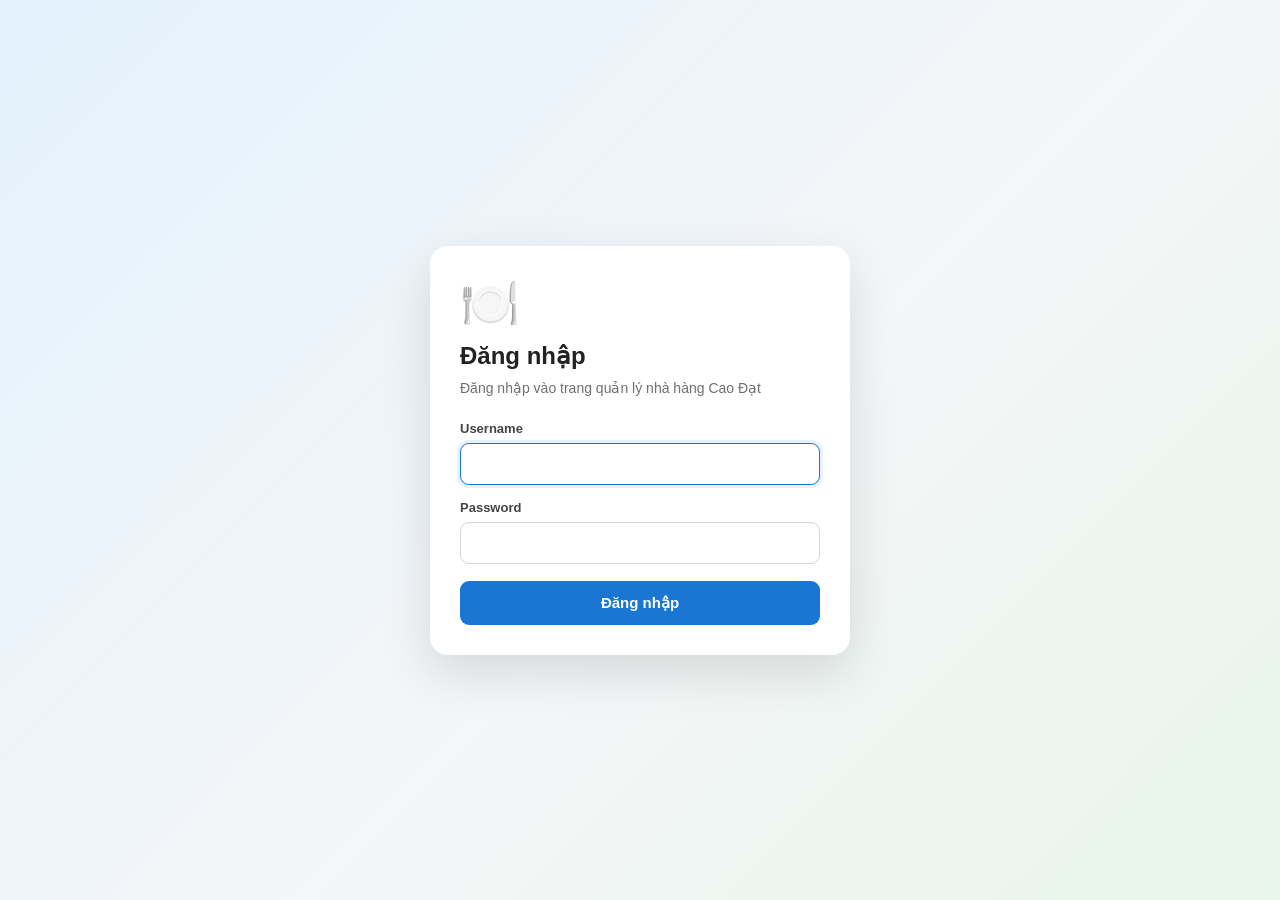
<file: account/index.html>
<!DOCTYPE html>
<html lang="vi">
<head>
    <meta charset="UTF-8">
    <meta
        name="viewport"
        content="width=device-width, initial-scale=1.0"
    >
    <title>Dashboard Quản Lý</title>
    <link
        rel="stylesheet"
        href="style.css"
    >
</head>
<body class="auth-checking">
    <!-- ==================================================
         HEADER
         ================================================== -->
    <header class="main-header">
        <div>
            <h1>
                Quản Lý Đơn Hàng
            </h1>
            <p>
                Theo dõi món ăn, trạng thái nấu,
                robot giao món và thanh toán
            </p>
        </div>
        <!-- ==============================================
             KHU VỰC USER + REALTIME
             ============================================== -->
        <div class="header-actions">
            <div
                id="connectionStatus"
                class="connection-status connecting"
            >
                Realtime: đang kết nối...
            </div>
            <div class="account-summary">
                <!-- USER HIỆN TẠI -->
                <div class="account-identity">
                    <strong id="currentUsername">
                        ...
                    </strong>
                    <span
                        id="currentRoleBadge"
                        class="role-badge"
                    >
                        ...
                    </span>
                </div>
                <!-- ĐỔI PASSWORD -->
                <button
                    type="button"
                    id="changePasswordButton"
                    class="header-button"
                >
                    Đổi mật khẩu
                </button>
                <!--
                    CHỈ ADMIN MỚI THẤY.
                    script.js sẽ bỏ class hidden
                    nếu role === admin.
                -->
                <button
                    type="button"
                    id="manageUsersButton"
                    class="header-button hidden"
                >
                    Quản lý user
                </button>
                <!-- ĐĂNG XUẤT -->
                <button
                    type="button"
                    id="logoutButton"
                    class="header-button danger"
                >
                    Đăng xuất
                </button>
            </div>
        </div>
    </header>
    <!-- ==================================================
         DASHBOARD
         ================================================== -->
    <main class="dashboard-container">
        <!-- ==================================================
             DANH SÁCH BÀN
             ================================================== -->
        <section class="tables-section">
            <div class="section-title-row">
                <div>
                    <h2>
                        Danh sách bàn
                    </h2>
                    <p>
                        Chọn bàn để xem đơn hàng
                    </p>
                </div>
                <button
                    type="button"
                    id="refreshTablesButton"
                    class="secondary-button"
                >
                    Làm mới
                </button>
            </div>
            <div
                id="tablesContainer"
                class="tables-container"
            ></div>
        </section>
        <!-- ==================================================
             CHI TIẾT ĐƠN HÀNG
             ================================================== -->
        <section class="order-section">
            <div class="order-header">
                <div>
                    <h2 id="selectedTableTitle">
                        Chi tiết đơn hàng
                    </h2>
                    <p id="selectedTableDescription">
                        Hãy chọn một bàn phía trên
                    </p>
                </div>
                <button
                    type="button"
                    id="refreshOrderButton"
                    class="secondary-button"
                    disabled
                >
                    Cập nhật
                </button>
            </div>
            <!-- SERVER CÓ DATA MỚI
                 NHƯNG USER ĐANG EDIT -->
            <div
                id="pendingServerNotice"
                class="pending-server-notice hidden"
            >
                Có dữ liệu mới từ server.
                Hãy lưu hoặc hủy thay đổi hiện tại
                rồi bấm Cập nhật.
            </div>
            <!-- CHƯA CHỌN BÀN -->
            <div
                id="emptySelection"
                class="empty-selection"
            >
                <div class="empty-icon">
                    🍽️
                </div>
                <h3>
                    Chưa chọn bàn
                </h3>
                <p>
                    Bấm vào một số bàn để xem
                    các món đang được đặt.
                </p>
            </div>
            <!-- LOADING -->
            <div
                id="loadingBox"
                class="loading-box hidden"
            >
                Đang tải dữ liệu...
            </div>
            <!-- ==================================================
                 ORDER CONTENT
                 ================================================== -->
            <div
                id="orderContent"
                class="order-content hidden"
            >
                <!-- ==============================================
                     ORDER TABLE
                     ============================================== -->
                <div class="order-table-scroll">
                    <!-- HEADER TABLE -->
                    <div class="order-item-header">
                        <div>
                            Món ăn
                        </div>
                        <div>
                            Ghi chú
                        </div>
                        <div>
                            Số lượng
                        </div>
                        <div>
                            Đơn giá
                        </div>
                        <div>
                            Thành tiền
                        </div>
                        <div class="center-text">
                            Đã nấu
                        </div>
                        <div class="center-text">
                            Đã giao
                        </div>
                        <div class="center-text">
                            Robot
                        </div>
                        <div class="center-text">
                            Chuyển giao
                        </div>
                    </div>
                    <!--
                        script.js sẽ render
                        từng món vào đây
                    -->
                    <div id="orderItems">
                    </div>
                </div>
                <!-- KHÔNG CÓ MÓN -->
                <div
                    id="noItemsMessage"
                    class="no-items-message hidden"
                >
                    Bàn này hiện không có món nào.
                </div>
                <!-- ==============================================
                     FOOTER
                     ============================================== -->
                <div class="order-footer">
                    <!-- TỔNG TIỀN -->
                    <div class="total-area">
                        <span>
                            Tổng tiền:
                        </span>
                        <strong id="tableTotal">
                            0 VNĐ
                        </strong>
                    </div>
                    <!-- ACTION -->
                    <div class="order-actions">
                        <!-- UPDATE -->
                        <button
                            type="button"
                            id="saveChangesButton"
                            class="save-changes-button"
                            disabled
                        >
                            Update
                        </button>
                        <!-- THANH TOÁN -->
                        <button
                            type="button"
                            id="payButton"
                            class="pay-button"
                            disabled
                        >
                            Thanh toán
                        </button>
                    </div>
                </div>
            </div>
        </section>
    </main>
    <!-- ==================================================
         MODAL ĐỔI PASSWORD
         ================================================== -->
    <div
        id="changePasswordModal"
        class="modal-backdrop hidden"
    >
        <div
            class="modal-card small-modal"
            role="dialog"
            aria-modal="true"
            aria-labelledby="changePasswordTitle"
        >
            <!-- HEADER -->
            <div class="modal-header">
                <div>
                    <h2 id="changePasswordTitle">
                        Đổi mật khẩu
                    </h2>
                    <p>
                        Sau khi đổi mật khẩu,
                        tài khoản sẽ phải đăng nhập lại.
                    </p>
                </div>
                <button
                    type="button"
                    class="modal-close"
                    data-close-modal="changePasswordModal"
                    aria-label="Đóng"
                >
                    ×
                </button>
            </div>
            <!-- FORM -->
            <form
                id="changePasswordForm"
                class="account-form"
            >
                <!-- PASSWORD HIỆN TẠI -->
                <label>
                    Mật khẩu hiện tại
                    <input
                        id="currentPasswordInput"
                        type="password"
                        minlength="8"
                        autocomplete="current-password"
                        required
                    >
                </label>
                <!-- PASSWORD MỚI -->
                <label>
                    Mật khẩu mới
                    <input
                        id="newPasswordInput"
                        type="password"
                        minlength="8"
                        autocomplete="new-password"
                        required
                    >
                </label>
                <!-- CONFIRM PASSWORD -->
                <label>
                    Nhập lại mật khẩu mới
                    <input
                        id="confirmNewPasswordInput"
                        type="password"
                        minlength="8"
                        autocomplete="new-password"
                        required
                    >
                </label>
                <!-- MESSAGE -->
                <div
                    id="changePasswordMessage"
                    class="form-message hidden"
                >
                </div>
                <!-- ACTION -->
                <div class="modal-actions">
                    <button
                        type="button"
                        class="secondary-button"
                        data-close-modal="changePasswordModal"
                    >
                        Hủy
                    </button>
                    <button
                        type="submit"
                        id="savePasswordButton"
                        class="primary-account-button"
                    >
                        Đổi mật khẩu
                    </button>
                </div>
            </form>
        </div>
    </div>
    <!-- ==================================================
         ADMIN - QUẢN LÝ USER
         ================================================== -->
    <div
        id="userManagementModal"
        class="modal-backdrop hidden"
    >
        <div
            class="modal-card user-modal"
            role="dialog"
            aria-modal="true"
            aria-labelledby="userManagementTitle"
        >
            <!-- HEADER -->
            <div class="modal-header">
                <div>
                    <h2 id="userManagementTitle">
                        Quản lý tài khoản
                    </h2>
                    <p>
                        Admin chỉ thêm, sửa hoặc xóa
                        tài khoản quản lý thông thường.
                    </p>
                </div>
                <button
                    type="button"
                    class="modal-close"
                    data-close-modal="userManagementModal"
                    aria-label="Đóng"
                >
                    ×
                </button>
            </div>
            <!-- ==========================================
                 TOOLBAR
                 ========================================== -->
            <div class="user-toolbar">
                <button
                    type="button"
                    id="addManagerButton"
                    class="primary-account-button"
                >
                    + Thêm tài khoản
                </button>
            </div>
            <!-- ==========================================
                 DANH SÁCH MANAGER
                 ========================================== -->
            <div
                id="managerUsersList"
                class="manager-users-list"
            >
            </div>
            <!-- ==========================================
                 FORM THÊM / SỬA MANAGER
                 ========================================== -->
            <form
                id="managerUserForm"
                class="account-form manager-user-form hidden"
            >
                <!-- ID USER -->
                <input
                    type="hidden"
                    id="managerUserIdInput"
                >
                <!-- TITLE -->
                <h3 id="managerUserFormTitle">
                    Thêm tài khoản quản lý
                </h3>
                <!-- ======================================
                     USERNAME + PASSWORD
                     ====================================== -->
                <div class="form-grid">
                    <!-- USERNAME -->
                    <label>
                        Username
                        <input
                            id="managerUsernameInput"
                            type="text"
                            minlength="3"
                            maxlength="50"
                            pattern="[A-Za-z0-9_.-]{3,50}"
                            autocomplete="off"
                            required
                        >
                    </label>
                    <!-- PASSWORD -->
                    <label>
                        <span id="managerPasswordLabel">
                            Mật khẩu
                        </span>
                        <input
                            id="managerPasswordInput"
                            type="password"
                            minlength="8"
                            autocomplete="new-password"
                        >
                    </label>
                </div>
                <!-- ACTIVE -->
                <label class="checkbox-label">
                    <input
                        id="managerActiveInput"
                        type="checkbox"
                        checked
                    >
                    Tài khoản đang hoạt động
                </label>
                <!-- MESSAGE -->
                <div
                    id="managerUserMessage"
                    class="form-message hidden"
                >
                </div>
                <!-- ACTION -->
                <div class="modal-actions">
                    <button
                        type="button"
                        id="cancelManagerEditButton"
                        class="secondary-button"
                    >
                        Hủy
                    </button>
                    <button
                        type="submit"
                        id="saveManagerUserButton"
                        class="primary-account-button"
                    >
                        Lưu
                    </button>
                </div>
            </form>
        </div>
    </div>
    <!-- ==================================================
         JAVASCRIPT
         ================================================== -->
    <script src="script.js"></script>
</body>
</html>
</file>
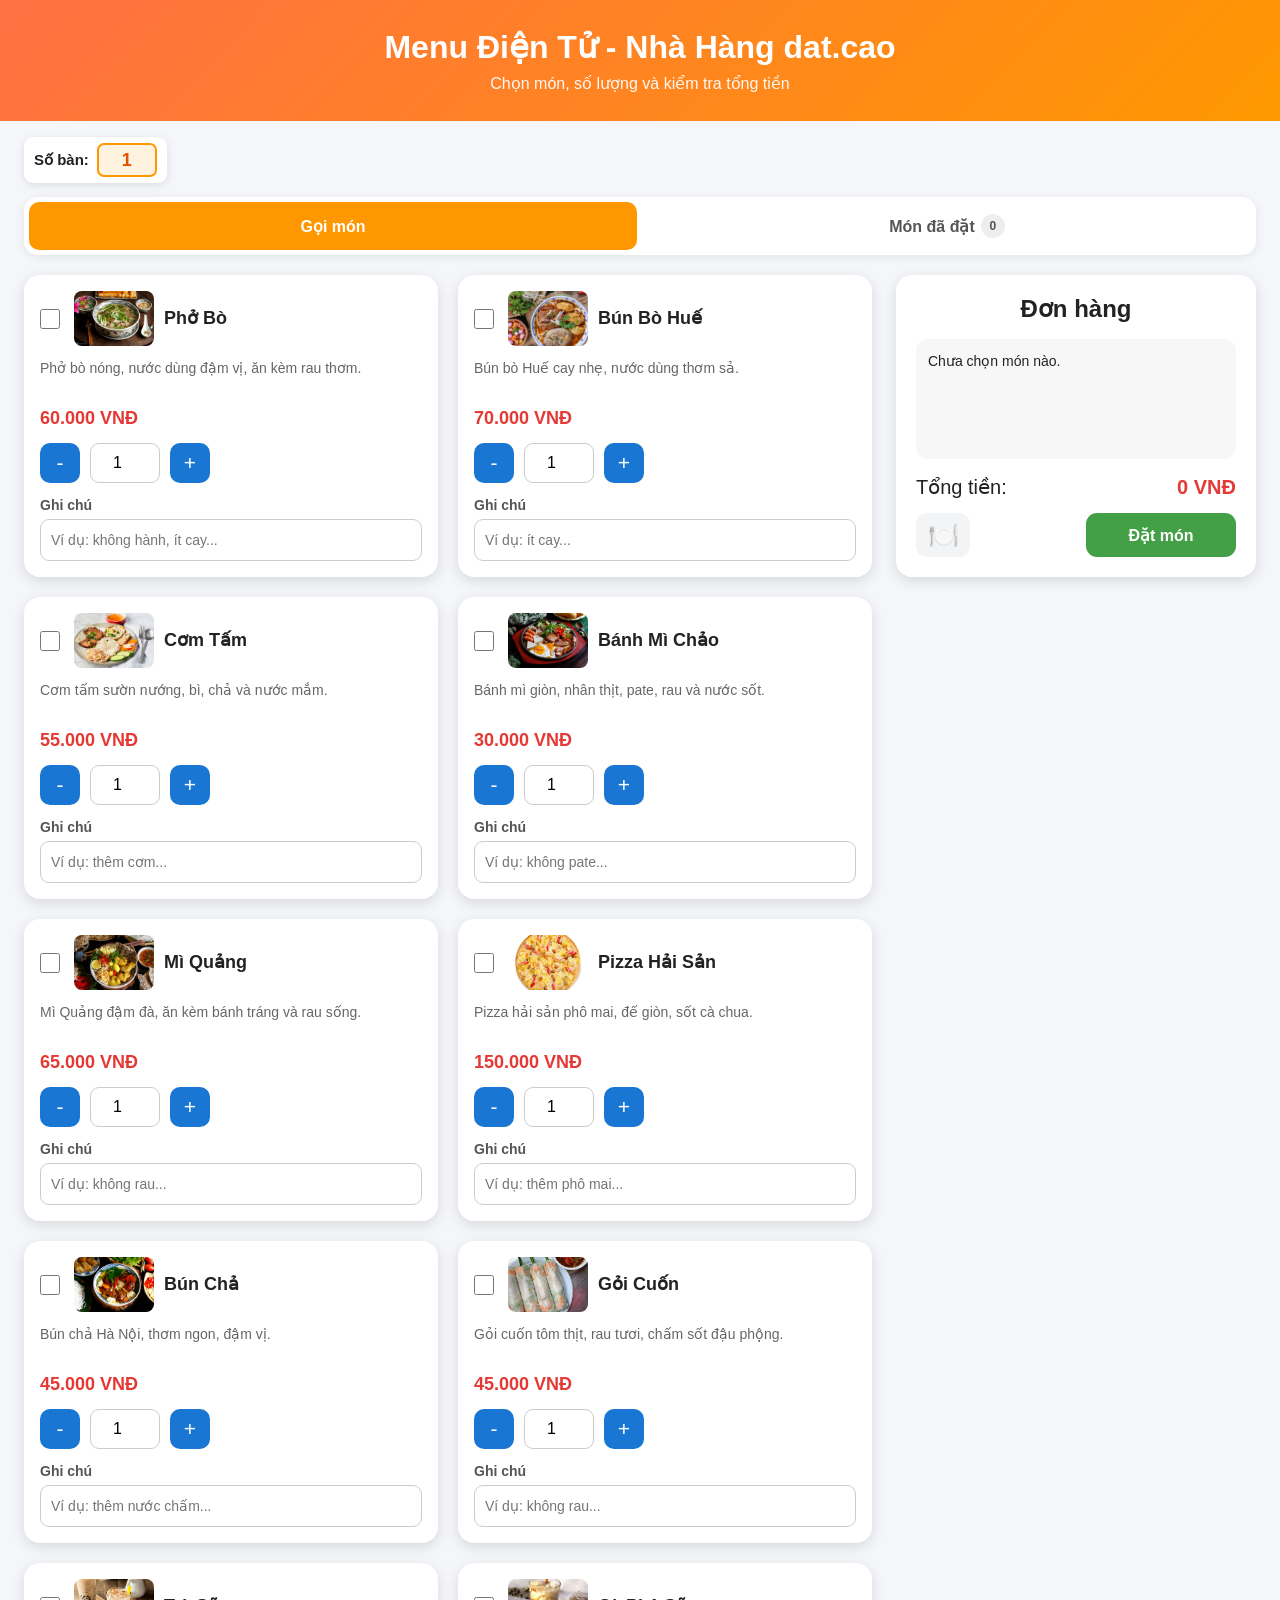
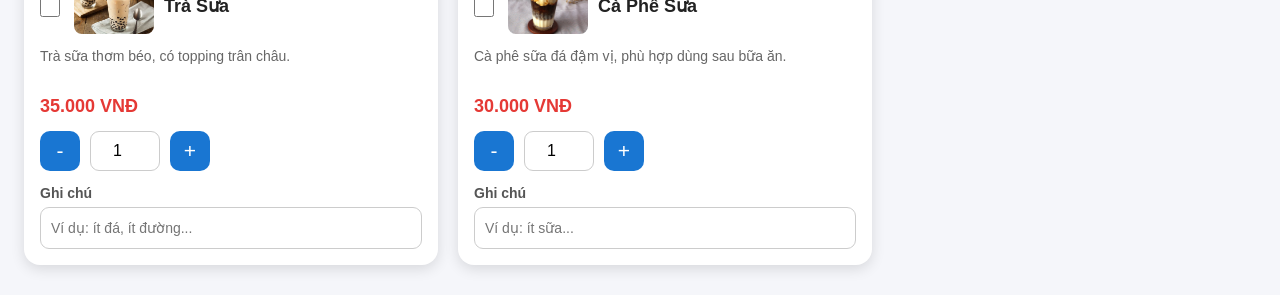
<file: ban1/index.html>
<!DOCTYPE html>
<html lang="vi">
<head>
    <meta charset="UTF-8">
    <meta
        name="viewport"
        content="width=device-width, initial-scale=1.0"
    >
    <title>
        Menu Điện Tử - dat.cao
    </title>
    <link
        rel="stylesheet"
        href="style.css"
    >
</head>
<body>
    <!-- =====================================================
         HEADER
    ====================================================== -->
    <header class="header">
        <h1>
            Menu Điện Tử - Nhà Hàng dat.cao
        </h1>
        <p>
            Chọn món, số lượng và kiểm tra tổng tiền
        </p>
    </header>
    <!-- =====================================================
         MAIN
    ====================================================== -->
    <main class="main-container">
        <!-- =================================================
             SỐ BÀN
        ================================================== -->
        <div class="table-number-top">
            <label for="tableNumber">
                Số bàn:
            </label>
            <input
                type="number"
                id="tableNumber"
                readonly
            >
        </div>
        <!-- =================================================
             TAB
        ================================================== -->
        <div class="menu-tabs">
            <button
                type="button"
                class="menu-tab active"
                data-tab="newOrder"
            >
                Gọi món
            </button>
            <button
                type="button"
                class="menu-tab"
                data-tab="ordered"
            >
                Món đã đặt
                <span id="orderedTabCount">
                    0
                </span>
            </button>
        </div>
        <!-- =================================================
             TAB 1 - GỌI MÓN
        ================================================== -->
        <div
            id="newOrderTab"
            class="tab-panel active"
        >
            <div class="order-layout">
                <!-- =========================================
                     MENU
                ========================================== -->
                <div class="menu-area">
                    <section class="menu-container">
                        <!-- ===============================
                             PHỞ BÒ
                        ================================ -->
                        <div
                            class="food-card"
                            data-name="Phở Bò"
                            data-price="60000"
                        >
                            <div class="food-content">
                                <div class="food-title-row">
                                    <input
                                        type="checkbox"
                                        class="food-checkbox"
                                    >
                                    <img
                                        src="../image/pho_bo.jpg"
                                        alt="Phở Bò"
                                    >
                                    <h3>
                                        Phở Bò
                                    </h3>
                                </div>
                                <p class="food-desc">
                                    Phở bò nóng, nước dùng đậm vị,
                                    ăn kèm rau thơm.
                                </p>
                                <div class="food-price">
                                    60.000 VNĐ
                                </div>
                                <div class="quantity-control">
                                    <button
                                        type="button"
                                        class="btn-minus"
                                    >
                                        -
                                    </button>
                                    <input
                                        type="number"
                                        class="quantity-input"
                                        value="1"
                                        min="1"
                                    >
                                    <button
                                        type="button"
                                        class="btn-plus"
                                    >
                                        +
                                    </button>
                                </div>
                                <div class="note-control">
                                    <label>
                                        Ghi chú
                                    </label>
                                    <input
                                        type="text"
                                        class="note-input"
                                        placeholder="Ví dụ: không hành, ít cay..."
                                    >
                                </div>
                            </div>
                        </div>
                        <!-- ===============================
                             BÚN BÒ HUẾ
                        ================================ -->
                        <div
                            class="food-card"
                            data-name="Bún Bò Huế"
                            data-price="70000"
                        >
                            <div class="food-content">
                                <div class="food-title-row">
                                    <input
                                        type="checkbox"
                                        class="food-checkbox"
                                    >
                                    <img
                                        src="../image/bun_bo_hue.png"
                                        alt="Bún Bò Huế"
                                    >
                                    <h3>
                                        Bún Bò Huế
                                    </h3>
                                </div>
                                <p class="food-desc">
                                    Bún bò Huế cay nhẹ,
                                    nước dùng thơm sả.
                                </p>
                                <div class="food-price">
                                    70.000 VNĐ
                                </div>
                                <div class="quantity-control">
                                    <button
                                        type="button"
                                        class="btn-minus"
                                    >
                                        -
                                    </button>
                                    <input
                                        type="number"
                                        class="quantity-input"
                                        value="1"
                                        min="1"
                                    >
                                    <button
                                        type="button"
                                        class="btn-plus"
                                    >
                                        +
                                    </button>
                                </div>
                                <div class="note-control">
                                    <label>
                                        Ghi chú
                                    </label>
                                    <input
                                        type="text"
                                        class="note-input"
                                        placeholder="Ví dụ: ít cay..."
                                    >
                                </div>
                            </div>
                        </div>
                        <!-- ===============================
                             CƠM TẤM
                        ================================ -->
                        <div
                            class="food-card"
                            data-name="Cơm Tấm"
                            data-price="55000"
                        >
                            <div class="food-content">
                                <div class="food-title-row">
                                    <input
                                        type="checkbox"
                                        class="food-checkbox"
                                    >
                                    <img
                                        src="../image/com_tam.jpg"
                                        alt="Cơm Tấm"
                                    >
                                    <h3>
                                        Cơm Tấm
                                    </h3>
                                </div>
                                <p class="food-desc">
                                    Cơm tấm sườn nướng,
                                    bì, chả và nước mắm.
                                </p>
                                <div class="food-price">
                                    55.000 VNĐ
                                </div>
                                <div class="quantity-control">
                                    <button
                                        type="button"
                                        class="btn-minus"
                                    >
                                        -
                                    </button>
                                    <input
                                        type="number"
                                        class="quantity-input"
                                        value="1"
                                        min="1"
                                    >
                                    <button
                                        type="button"
                                        class="btn-plus"
                                    >
                                        +
                                    </button>
                                </div>
                                <div class="note-control">
                                    <label>
                                        Ghi chú
                                    </label>
                                    <input
                                        type="text"
                                        class="note-input"
                                        placeholder="Ví dụ: thêm cơm..."
                                    >
                                </div>
                            </div>
                        </div>
                        <!-- ===============================
                             BÁNH MÌ CHẢO
                        ================================ -->
                        <div
                            class="food-card"
                            data-name="Bánh Mì Chảo"
                            data-price="30000"
                        >
                            <div class="food-content">
                                <div class="food-title-row">
                                    <input
                                        type="checkbox"
                                        class="food-checkbox"
                                    >
                                    <img
                                        src="../image/banh_mi_chao.jpg"
                                        alt="Bánh Mì Chảo"
                                    >
                                    <h3>
                                        Bánh Mì Chảo
                                    </h3>
                                </div>
                                <p class="food-desc">
                                    Bánh mì giòn, nhân thịt,
                                    pate, rau và nước sốt.
                                </p>
                                <div class="food-price">
                                    30.000 VNĐ
                                </div>
                                <div class="quantity-control">
                                    <button
                                        type="button"
                                        class="btn-minus"
                                    >
                                        -
                                    </button>
                                    <input
                                        type="number"
                                        class="quantity-input"
                                        value="1"
                                        min="1"
                                    >
                                    <button
                                        type="button"
                                        class="btn-plus"
                                    >
                                        +
                                    </button>
                                </div>
                                <div class="note-control">
                                    <label>
                                        Ghi chú
                                    </label>
                                    <input
                                        type="text"
                                        class="note-input"
                                        placeholder="Ví dụ: không pate..."
                                    >
                                </div>
                            </div>
                        </div>
                        <!-- ===============================
                             MÌ QUẢNG
                        ================================ -->
                        <div
                            class="food-card"
                            data-name="Mì Quảng"
                            data-price="65000"
                        >
                            <div class="food-content">
                                <div class="food-title-row">
                                    <input
                                        type="checkbox"
                                        class="food-checkbox"
                                    >
                                    <img
                                        src="../image/mi_quang.jpg"
                                        alt="Mì Quảng"
                                    >
                                    <h3>
                                        Mì Quảng
                                    </h3>
                                </div>
                                <p class="food-desc">
                                    Mì Quảng đậm đà,
                                    ăn kèm bánh tráng và rau sống.
                                </p>
                                <div class="food-price">
                                    65.000 VNĐ
                                </div>
                                <div class="quantity-control">
                                    <button
                                        type="button"
                                        class="btn-minus"
                                    >
                                        -
                                    </button>
                                    <input
                                        type="number"
                                        class="quantity-input"
                                        value="1"
                                        min="1"
                                    >
                                    <button
                                        type="button"
                                        class="btn-plus"
                                    >
                                        +
                                    </button>
                                </div>
                                <div class="note-control">
                                    <label>
                                        Ghi chú
                                    </label>
                                    <input
                                        type="text"
                                        class="note-input"
                                        placeholder="Ví dụ: không rau..."
                                    >
                                </div>
                            </div>
                        </div>
                        <!-- ===============================
                             PIZZA HẢI SẢN
                        ================================ -->
                        <div
                            class="food-card"
                            data-name="Pizza Hải Sản"
                            data-price="150000"
                        >
                            <div class="food-content">
                                <div class="food-title-row">
                                    <input
                                        type="checkbox"
                                        class="food-checkbox"
                                    >
                                    <img
                                        src="../image/pizza_hai_san.png"
                                        alt="Pizza Hải Sản"
                                    >
                                    <h3>
                                        Pizza Hải Sản
                                    </h3>
                                </div>
                                <p class="food-desc">
                                    Pizza hải sản phô mai,
                                    đế giòn, sốt cà chua.
                                </p>
                                <div class="food-price">
                                    150.000 VNĐ
                                </div>
                                <div class="quantity-control">
                                    <button
                                        type="button"
                                        class="btn-minus"
                                    >
                                        -
                                    </button>
                                    <input
                                        type="number"
                                        class="quantity-input"
                                        value="1"
                                        min="1"
                                    >
                                    <button
                                        type="button"
                                        class="btn-plus"
                                    >
                                        +
                                    </button>
                                </div>
                                <div class="note-control">
                                    <label>
                                        Ghi chú
                                    </label>
                                    <input
                                        type="text"
                                        class="note-input"
                                        placeholder="Ví dụ: thêm phô mai..."
                                    >
                                </div>
                            </div>
                        </div>
                        <!-- ===============================
                             BÚN CHẢ
                        ================================ -->
                        <div
                            class="food-card"
                            data-name="Bún Chả"
                            data-price="45000"
                        >
                            <div class="food-content">
                                <div class="food-title-row">
                                    <input
                                        type="checkbox"
                                        class="food-checkbox"
                                    >
                                    <img
                                        src="../image/bun_cha.jpg"
                                        alt="Bún Chả"
                                    >
                                    <h3>
                                        Bún Chả
                                    </h3>
                                </div>
                                <p class="food-desc">
                                    Bún chả Hà Nội,
                                    thơm ngon, đậm vị.
                                </p>
                                <div class="food-price">
                                    45.000 VNĐ
                                </div>
                                <div class="quantity-control">
                                    <button
                                        type="button"
                                        class="btn-minus"
                                    >
                                        -
                                    </button>
                                    <input
                                        type="number"
                                        class="quantity-input"
                                        value="1"
                                        min="1"
                                    >
                                    <button
                                        type="button"
                                        class="btn-plus"
                                    >
                                        +
                                    </button>
                                </div>
                                <div class="note-control">
                                    <label>
                                        Ghi chú
                                    </label>
                                    <input
                                        type="text"
                                        class="note-input"
                                        placeholder="Ví dụ: thêm nước chấm..."
                                    >
                                </div>
                            </div>
                        </div>
                        <!-- ===============================
                             GỎI CUỐN
                        ================================ -->
                        <div
                            class="food-card"
                            data-name="Gỏi Cuốn"
                            data-price="45000"
                        >
                            <div class="food-content">
                                <div class="food-title-row">
                                    <input
                                        type="checkbox"
                                        class="food-checkbox"
                                    >
                                    <img
                                        src="../image/goi_cuon.jpg"
                                        alt="Gỏi Cuốn"
                                    >
                                    <h3>
                                        Gỏi Cuốn
                                    </h3>
                                </div>
                                <p class="food-desc">
                                    Gỏi cuốn tôm thịt,
                                    rau tươi, chấm sốt đậu phộng.
                                </p>
                                <div class="food-price">
                                    45.000 VNĐ
                                </div>
                                <div class="quantity-control">
                                    <button
                                        type="button"
                                        class="btn-minus"
                                    >
                                        -
                                    </button>
                                    <input
                                        type="number"
                                        class="quantity-input"
                                        value="1"
                                        min="1"
                                    >
                                    <button
                                        type="button"
                                        class="btn-plus"
                                    >
                                        +
                                    </button>
                                </div>
                                <div class="note-control">
                                    <label>
                                        Ghi chú
                                    </label>
                                    <input
                                        type="text"
                                        class="note-input"
                                        placeholder="Ví dụ: không rau..."
                                    >
                                </div>
                            </div>
                        </div>
                        <!-- ===============================
                             TRÀ SỮA
                        ================================ -->
                        <div
                            class="food-card"
                            data-name="Trà Sữa"
                            data-price="35000"
                        >
                            <div class="food-content">
                                <div class="food-title-row">
                                    <input
                                        type="checkbox"
                                        class="food-checkbox"
                                    >
                                    <img
                                        src="../image/tra_sua.jpg"
                                        alt="Trà Sữa"
                                    >
                                    <h3>
                                        Trà Sữa
                                    </h3>
                                </div>
                                <p class="food-desc">
                                    Trà sữa thơm béo,
                                    có topping trân châu.
                                </p>
                                <div class="food-price">
                                    35.000 VNĐ
                                </div>
                                <div class="quantity-control">
                                    <button
                                        type="button"
                                        class="btn-minus"
                                    >
                                        -
                                    </button>
                                    <input
                                        type="number"
                                        class="quantity-input"
                                        value="1"
                                        min="1"
                                    >
                                    <button
                                        type="button"
                                        class="btn-plus"
                                    >
                                        +
                                    </button>
                                </div>
                                <div class="note-control">
                                    <label>
                                        Ghi chú
                                    </label>
                                    <input
                                        type="text"
                                        class="note-input"
                                        placeholder="Ví dụ: ít đá, ít đường..."
                                    >
                                </div>
                            </div>
                        </div>
                        <!-- ===============================
                             CÀ PHÊ SỮA
                        ================================ -->
                        <div
                            class="food-card"
                            data-name="Cà Phê Sữa"
                            data-price="30000"
                        >
                            <div class="food-content">
                                <div class="food-title-row">
                                    <input
                                        type="checkbox"
                                        class="food-checkbox"
                                    >
                                    <img
                                        src="../image/ca_phe_sua.jpg"
                                        alt="Cà Phê Sữa"
                                    >
                                    <h3>
                                        Cà Phê Sữa
                                    </h3>
                                </div>
                                <p class="food-desc">
                                    Cà phê sữa đá đậm vị,
                                    phù hợp dùng sau bữa ăn.
                                </p>
                                <div class="food-price">
                                    30.000 VNĐ
                                </div>
                                <div class="quantity-control">
                                    <button
                                        type="button"
                                        class="btn-minus"
                                    >
                                        -
                                    </button>
                                    <input
                                        type="number"
                                        class="quantity-input"
                                        value="1"
                                        min="1"
                                    >
                                    <button
                                        type="button"
                                        class="btn-plus"
                                    >
                                        +
                                    </button>
                                </div>
                                <div class="note-control">
                                    <label>
                                        Ghi chú
                                    </label>
                                    <input
                                        type="text"
                                        class="note-input"
                                        placeholder="Ví dụ: ít sữa..."
                                    >
                                </div>
                            </div>
                        </div>
                    </section>
                </div>
                <!-- =================================================
                     ĐƠN HÀNG ĐANG PICK
                ================================================== -->
                <aside
                    class="order-summary"
                    id="orderSummary"
                >
                    <!-- HANDLE MOBILE -->
                    <button
                        type="button"
                        id="orderPanelToggle"
                        class="order-panel-toggle"
                        aria-label="Mở rộng đơn hàng"
                        aria-expanded="false"
                    >
                        <span
                            class="expand-handle"
                            aria-hidden="true"
                        >
                            <span></span>
                            <span></span>
                            <span></span>
                        </span>
                    </button>
                    <h2>
                        Đơn hàng
                    </h2>
                    <!-- MÓN ĐANG PICK -->
                    <div
                        id="selectedItems"
                        class="selected-items"
                    >
                        Chưa chọn món nào.
                    </div>
                    <!-- TỔNG TIỀN -->
                    <div class="total-row">
                        <span>
                            Tổng tiền:
                        </span>
                        <strong id="totalPrice">
                            0 VNĐ
                        </strong>
                    </div>
                    <!-- ACTION -->
                    <div class="order-actions">
                        <!-- ICON + BADGE -->
                        <button
                            type="button"
                            id="pickedFoodButton"
                            class="picked-food-button"
                            aria-label="Xem món đang chọn"
                        >
                            <span
                                class="picked-food-icon"
                                aria-hidden="true"
                            >
                                🍽️
                            </span>
                            <span
                                id="pickedCount"
                                class="picked-count hidden"
                            >
                                0
                            </span>
                        </button>
                        <!-- ĐẶT MÓN -->
                        <button
                            type="button"
                            id="orderButton"
                        >
                            Đặt món
                        </button>
                    </div>
                </aside>
            </div>
        </div>
        <!-- =================================================
             TAB 2 - MÓN ĐÃ ĐẶT
        ================================================== -->
        <div
            id="orderedTab"
            class="tab-panel"
        >
            <section class="ordered-foods-section">
                <!-- =========================================
                     HEADER TAB MÓN ĐÃ ĐẶT
                ========================================== -->
                <div class="ordered-foods-header">
                    <div class="ordered-foods-title-group">
                        <h2>
                            Món bàn đã đặt
                        </h2>
                        <!-- =================================
                             TỔNG TIỀN MÓN ĐÃ ĐẶT
                        ================================== -->
                        <div class="ordered-foods-total">
                            <span>
                                Tổng tiền:
                            </span>
                            <strong id="orderedFoodsTotal">
                                0 VNĐ
                            </strong>
                        </div>
                    </div>
                    <!-- TỔNG SỐ PHẦN -->
                    <span id="orderedFoodsCount">
                        0 phần
                    </span>
                </div>
                <!-- =========================================
                     DANH SÁCH
                ========================================== -->
                <div
                    id="orderedFoodsList"
                    class="ordered-foods-list"
                >
                    <div class="ordered-foods-empty">
                        Bàn chưa đặt món.
                    </div>
                </div>
            </section>
        </div>
    </main>
    <script src="script.js"></script>
</body>
</html>
</file>
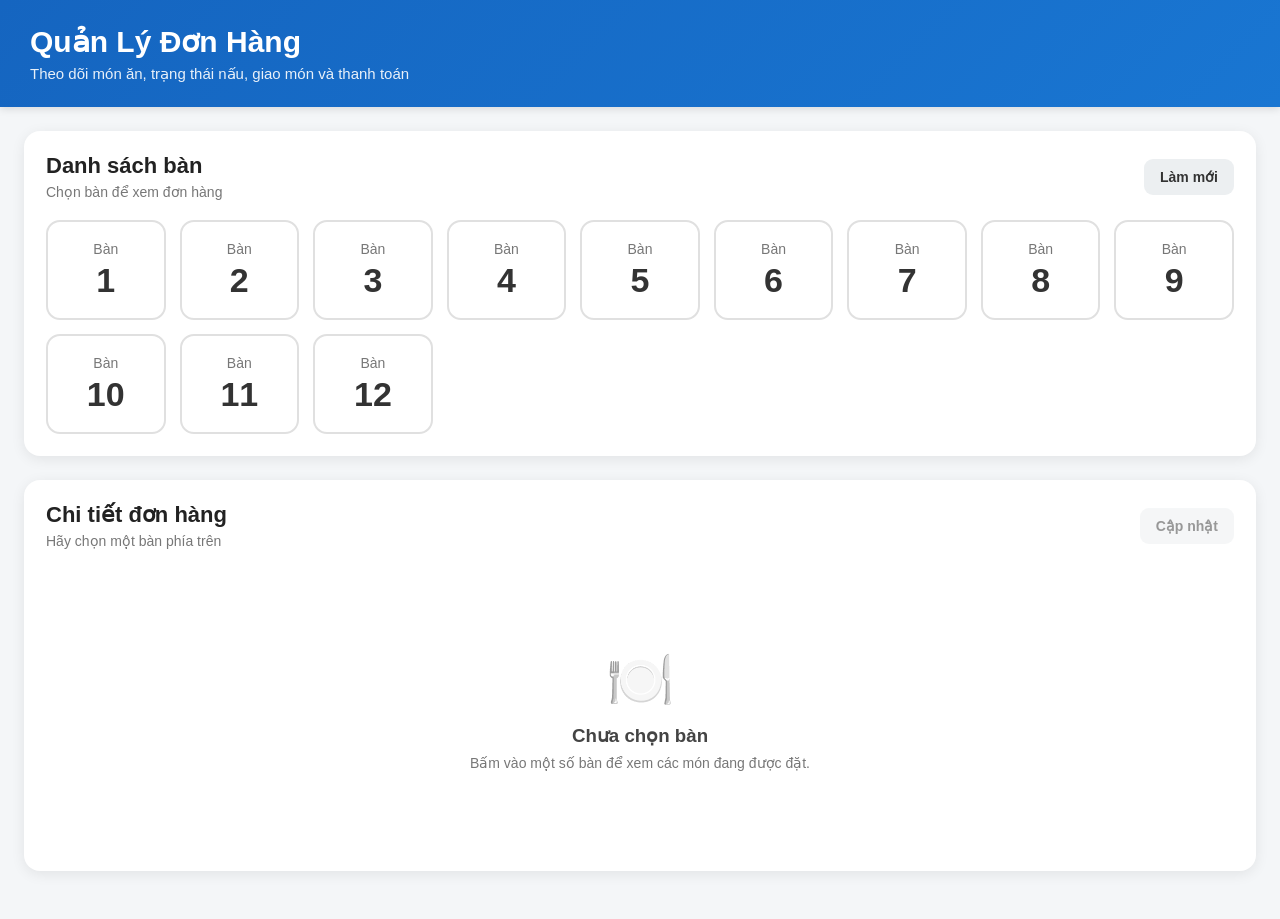
<file: account/backup1/index.html>
<!DOCTYPE html>
<html lang="vi">
<head>
    <meta charset="UTF-8">
    <meta name="viewport" content="width=device-width, initial-scale=1.0">
    <title>Dashboard Quản Lý</title>
    <link rel="stylesheet" href="style.css">
</head>
<body>
    <header class="main-header">
        <div>
            <h1>Quản Lý Đơn Hàng</h1>
            <p>Theo dõi món ăn, trạng thái nấu, giao món và thanh toán</p>
        </div>
    </header>

    <main class="dashboard-container">
        <section class="tables-section">
            <div class="section-title-row">
                <div>
                    <h2>Danh sách bàn</h2>
                    <p>Chọn bàn để xem đơn hàng</p>
                </div>
                <button type="button" id="refreshTablesButton" class="secondary-button">
                    Làm mới
                </button>
            </div>

            <div id="tablesContainer" class="tables-container"></div>
        </section>

        <section class="order-section">
            <div class="order-header">
                <div>
                    <h2 id="selectedTableTitle">Chi tiết đơn hàng</h2>
                    <p id="selectedTableDescription">Hãy chọn một bàn phía trên</p>
                </div>
                <button type="button" id="refreshOrderButton" class="secondary-button" disabled>
                    Cập nhật
                </button>
            </div>

            <div id="emptySelection" class="empty-selection">
                <div class="empty-icon">🍽️</div>
                <h3>Chưa chọn bàn</h3>
                <p>Bấm vào một số bàn để xem các món đang được đặt.</p>
            </div>

            <div id="loadingBox" class="loading-box hidden">
                Đang tải dữ liệu...
            </div>

            <div id="orderContent" class="order-content hidden">
                <div class="order-item-header">
                    <div>Món ăn</div>
                    <div>Ghi chú</div>
                    <div>Số lượng</div>
                    <div>Đơn giá</div>
                    <div>Thành tiền</div>
                    <div class="center-text">Đã nấu</div>
                    <div class="center-text">Đã giao</div>
                    <div class="center-text">Robot</div>
                    <div class="center-text">Chuyển giao</div>
                </div>

                <div id="orderItems"></div>

                <div id="noItemsMessage" class="no-items-message hidden">
                    Bàn này hiện không có món nào chưa thanh toán.
                </div>

                <div class="order-footer">
                    <div class="total-area">
                        <span>Tổng tiền:</span>
                        <strong id="tableTotal">0 VNĐ</strong>
                    </div>
                    <button type="button" id="payButton" class="pay-button">
                        Thanh toán
                    </button>
                </div>
            </div>
        </section>
    </main>

    <script src="script.js"></script>
</body>
</html>
</file>
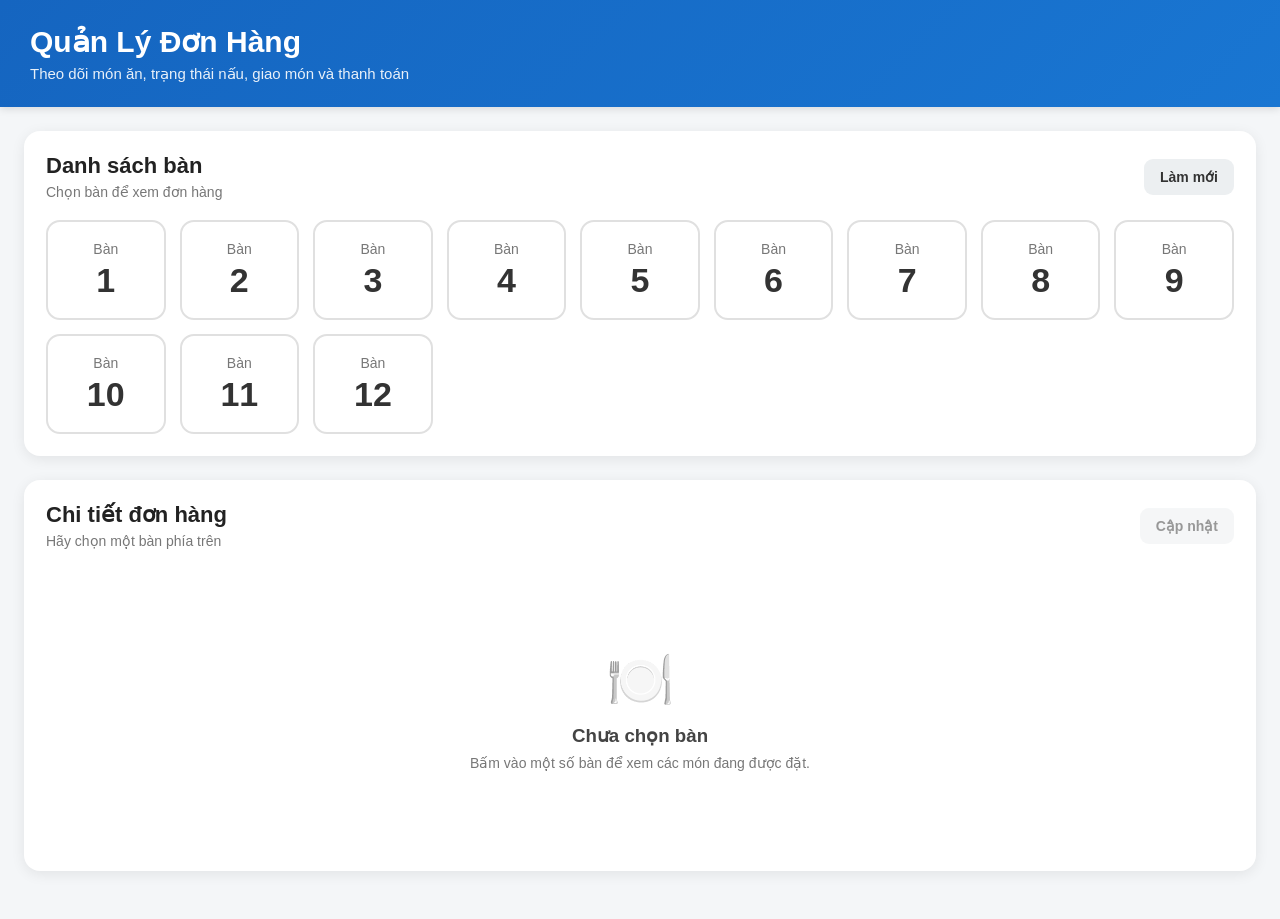
<file: account/backup_2/index.html>
<!DOCTYPE html>
<html lang="vi">
<head>
    <meta charset="UTF-8">
    <meta name="viewport" content="width=device-width, initial-scale=1.0">
    <title>Dashboard Quản Lý</title>
    <link rel="stylesheet" href="style.css">
</head>
<body>
    <header class="main-header">
        <div>
            <h1>Quản Lý Đơn Hàng</h1>
            <p>Theo dõi món ăn, trạng thái nấu, giao món và thanh toán</p>
        </div>
    </header>

    <main class="dashboard-container">
        <section class="tables-section">
            <div class="section-title-row">
                <div>
                    <h2>Danh sách bàn</h2>
                    <p>Chọn bàn để xem đơn hàng</p>
                </div>
                <button type="button" id="refreshTablesButton" class="secondary-button">
                    Làm mới
                </button>
            </div>

            <div id="tablesContainer" class="tables-container"></div>
        </section>

        <section class="order-section">
            <div class="order-header">
                <div>
                    <h2 id="selectedTableTitle">Chi tiết đơn hàng</h2>
                    <p id="selectedTableDescription">Hãy chọn một bàn phía trên</p>
                </div>
                <button type="button" id="refreshOrderButton" class="secondary-button" disabled>
                    Cập nhật
                </button>
            </div>

            <div id="emptySelection" class="empty-selection">
                <div class="empty-icon">🍽️</div>
                <h3>Chưa chọn bàn</h3>
                <p>Bấm vào một số bàn để xem các món đang được đặt.</p>
            </div>

            <div id="loadingBox" class="loading-box hidden">
                Đang tải dữ liệu...
            </div>

            <div id="orderContent" class="order-content hidden">
                <div class="order-item-header">
                    <div>Món ăn</div>
                    <div>Ghi chú</div>
                    <div>Số lượng</div>
                    <div>Đơn giá</div>
                    <div>Thành tiền</div>
                    <div class="center-text">Đã nấu</div>
                    <div class="center-text">Đã giao</div>
                    <div class="center-text">Robot</div>
                    <div class="center-text">Chuyển giao</div>
                </div>

                <div id="orderItems"></div>

                <div id="noItemsMessage" class="no-items-message hidden">
                    Bàn này hiện không có món nào chưa thanh toán.
                </div>

                <div class="order-footer">
                    <div class="total-area">
                        <span>Tổng tiền:</span>
                        <strong id="tableTotal">0 VNĐ</strong>
                    </div>
                    <div class="order-actions">
                        <button
                            type="button"
                            id="saveChangesButton"
                            class="save-changes-button"
                            disabled
                        >
                            Update
                        </button>

                        <button type="button" id="payButton" class="pay-button">
                            Thanh toán
                        </button>
                    </div>
                </div>
            </div>
        </section>
    </main>

    <script src="script.js"></script>
</body>
</html>
</file>
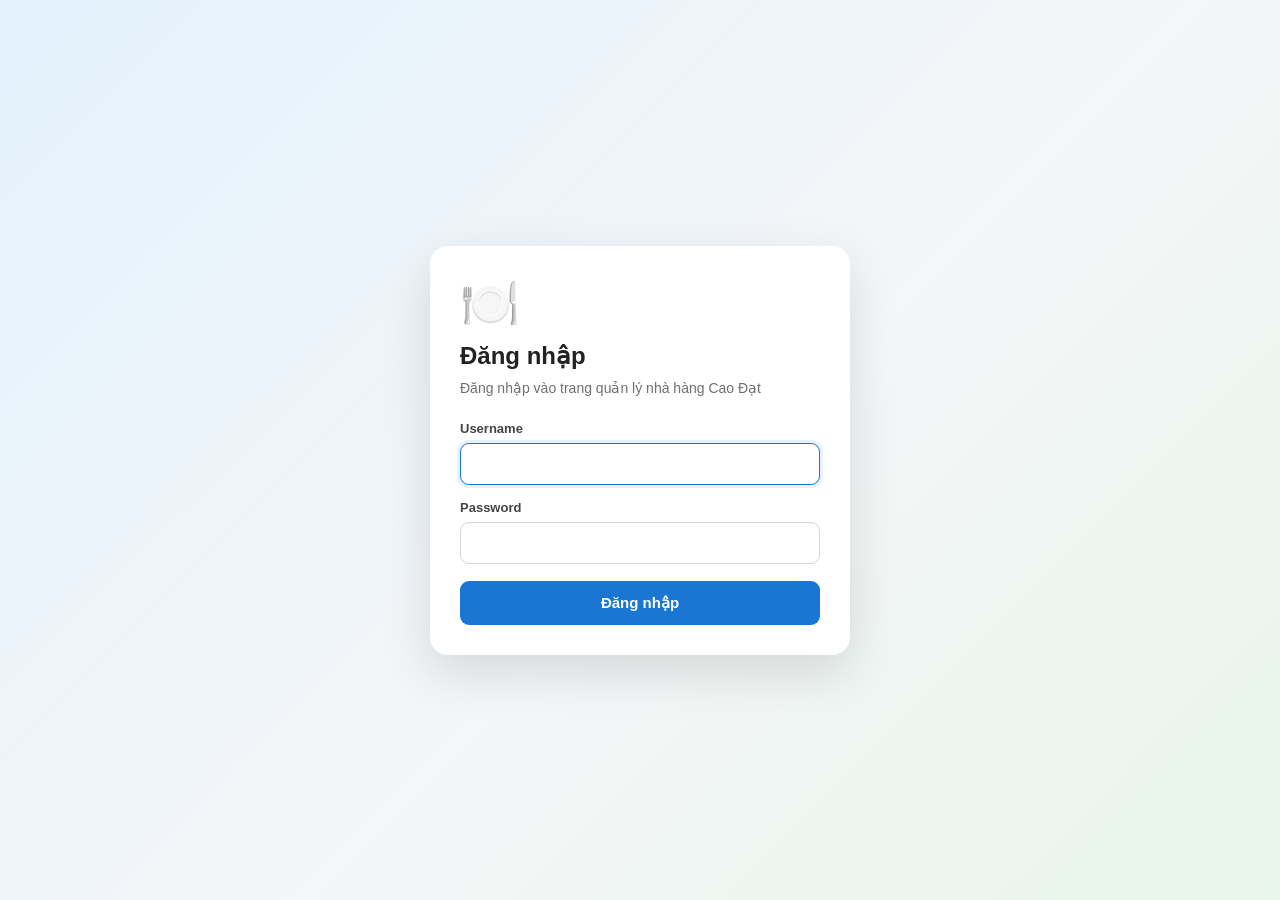
<file: account/login.html>
<!DOCTYPE html>
<html lang="vi">
<head>
    <meta charset="UTF-8">
    <meta name="viewport" content="width=device-width, initial-scale=1.0">
    <title>Đăng nhập quản lý</title>
    <link rel="stylesheet" href="style.css">
</head>
<body class="login-page">
    <main class="login-shell">
        <section class="login-card">
            <div class="login-brand">🍽️</div>
            <h1>Đăng nhập</h1>
            <p>Đăng nhập vào trang quản lý nhà hàng Cao Đạt</p>
            <form id="loginForm" class="login-form">
                <label>
                    Username
                    <input id="usernameInput" type="text" minlength="3" maxlength="50" autocomplete="username" autofocus required>
                </label>
                <label>
                    Password
                    <input id="passwordInput" type="password" minlength="8" autocomplete="current-password" required>
                </label>
                <div id="loginMessage" class="form-message hidden"></div>
                <button id="loginButton" type="submit" class="login-button">Đăng nhập</button>
            </form>
        </section>
    </main>
    <script src="login.js"></script>
</body>
</html>
</file>
<file: account/style.css>
* {
    margin: 0;
    padding: 0;
    box-sizing: border-box;
}
body {
    font-family: Arial, Helvetica, sans-serif;
    background: #f4f6f8;
    color: #222;
}
button,
input,
select {
    font-family: inherit;
}
.main-header {
    display: flex;
    justify-content: space-between;
    align-items: center;
    gap: 16px;
    background: linear-gradient(135deg, #1565c0, #1976d2);
    color: white;
    padding: 22px 30px;
    box-shadow: 0 2px 8px rgba(0, 0, 0, 0.12);
}
.main-header h1 {
    font-size: 30px;
    margin-bottom: 6px;
}
.main-header p {
    font-size: 14px;
    opacity: 0.92;
}
.connection-status {
    padding: 8px 12px;
    border-radius: 999px;
    font-size: 13px;
    font-weight: bold;
    white-space: nowrap;
    background: rgba(255, 255, 255, 0.18);
}
.connection-status.connected {
    background: rgba(46, 125, 50, 0.9);
}
.connection-status.disconnected {
    background: rgba(198, 40, 40, 0.9);
}
.connection-status.connecting {
    background: rgba(245, 124, 0, 0.9);
}
.dashboard-container {
    width: 100%;
    max-width: 1500px;
    margin: 0 auto;
    padding: 24px;
}
.tables-section,
.order-section {
    background: white;
    border-radius: 16px;
    padding: 22px;
    margin-bottom: 24px;
    box-shadow: 0 3px 14px rgba(0, 0, 0, 0.08);
}
.section-title-row,
.order-header {
    display: flex;
    justify-content: space-between;
    align-items: center;
    gap: 16px;
    margin-bottom: 18px;
}
.section-title-row h2,
.order-header h2 {
    font-size: 22px;
    margin-bottom: 5px;
}
.section-title-row p,
.order-header p {
    color: #777;
    font-size: 14px;
}
.secondary-button {
    border: none;
    background: #eceff1;
    color: #333;
    padding: 10px 16px;
    border-radius: 9px;
    font-size: 14px;
    font-weight: bold;
    cursor: pointer;
    transition: 0.2s;
}
.secondary-button:hover:not(:disabled) {
    background: #dfe3e6;
}
.secondary-button:disabled {
    opacity: 0.5;
    cursor: not-allowed;
}
.tables-container {
    display: grid;
    grid-template-columns: repeat(auto-fill, minmax(105px, 1fr));
    gap: 12px;
}
.table-card {
    position: relative;
    min-height: 92px;
    display: flex;
    flex-direction: column;
    justify-content: center;
    align-items: center;
    gap: 4px;
    border: 2px solid #e0e0e0;
    border-radius: 14px;
    background: white;
    cursor: pointer;
    transition: 0.2s;
    user-select: none;
}
.table-card:hover {
    transform: translateY(-2px);
    border-color: #1976d2;
    box-shadow: 0 5px 14px rgba(0, 0, 0, 0.1);
}
.table-label {
    font-size: 13px;
    color: #777;
}
.table-number {
    font-size: 32px;
    color: #333;
}
.table-card.has-order {
    background: #fff8e1;
    border-color: #ffb300;
}
.table-card.selected {
    background: #e3f2fd;
    border-color: #1976d2;
    box-shadow: 0 0 0 2px rgba(25, 118, 210, 0.1);
}
.table-card.selected .table-number {
    color: #1565c0;
}
.table-order-badge {
    position: absolute;
    top: 7px;
    right: 7px;
    min-width: 25px;
    height: 25px;
    padding: 0 6px;
    display: flex;
    align-items: center;
    justify-content: center;
    border-radius: 20px;
    background: #ff9800;
    color: white;
    font-size: 12px;
    font-weight: bold;
}
.table-new-badge {
    position: absolute;
    top: 7px;
    left: 7px;
    padding: 4px 7px;
    border-radius: 999px;
    background: #2e7d32;
    color: white;
    font-size: 10px;
    font-weight: bold;
    letter-spacing: 0.4px;
    box-shadow: 0 2px 6px rgba(46, 125, 50, 0.25);
}
.pending-server-notice {
    margin: -4px 0 14px;
    padding: 10px 12px;
    border: 1px solid #ffcc80;
    border-radius: 9px;
    background: #fff8e1;
    color: #8a5a00;
    font-size: 13px;
    font-weight: bold;
}
.empty-selection {
    min-height: 260px;
    display: flex;
    flex-direction: column;
    align-items: center;
    justify-content: center;
    text-align: center;
    color: #777;
}
.empty-icon {
    font-size: 52px;
    margin-bottom: 12px;
}
.empty-selection h3 {
    color: #444;
    margin-bottom: 8px;
}
.empty-selection p {
    font-size: 14px;
}
.loading-box {
    text-align: center;
    padding: 50px;
    color: #666;
}
.order-content {
    width: 100%;
}
.order-table-scroll {
    width: 100%;
    overflow-x: auto;
}
.order-item-header,
.order-item-row {
    display: grid;
    grid-template-columns:
        minmax(125px, 160px)
        minmax(220px, 1.25fr)
        120px
        100px
        115px
        85px
        85px
        112px
        110px;
    gap: 6px;
    align-items: center;
    min-width: 1120px;
}
.order-item-header {
    padding: 13px 14px;
    background: #eef2f5;
    border-radius: 10px 10px 0 0;
    font-size: 14px;
    font-weight: bold;
    color: #444;
}
.order-item-row {
    padding: 14px;
    border-bottom: 1px solid #eee;
    transition: background 0.15s, box-shadow 0.15s;
}
.order-item-row:hover {
    background: #fafafa;
}
.order-item-row.dirty-row {
    box-shadow: inset 3px 0 0 #1976d2;
}
.order-item-row.marked-for-delete {
    background: #fff4f4;
}
.order-item-row.marked-for-delete:hover {
    background: #fff0f0;
}
.food-name {
    min-width: 0;
}
.food-name strong {
    display: block;
    font-size: 15px;
    word-break: break-word;
}
.food-note-editor {
    min-width: 0;
}
.note-input {
    width: 100%;
    height: 36px;
    padding: 7px 9px;
    border: 1px solid #d9dee3;
    border-radius: 7px;
    background: #f8f8f8;
    color: #333;
    font-size: 14px;
    outline: none;
    transition: 0.2s;
}
.note-input:focus {
    background: white;
    border-color: #1976d2;
    box-shadow: 0 0 0 2px rgba(25, 118, 210, 0.1);
}
.note-input.changed {
    border-color: #1976d2;
    background: #eef6ff;
}
.quantity-manager {
    display: flex;
    align-items: center;
    gap: 7px;
}
.quantity-manager button {
    width: 34px;
    height: 34px;
    border: none;
    border-radius: 8px;
    background: #1976d2;
    color: white;
    font-size: 19px;
    cursor: pointer;
    transition: 0.2s;
}
.quantity-manager button:hover:not(:disabled) {
    background: #0d47a1;
}
.quantity-manager button:disabled {
    background: #b0bec5;
    cursor: not-allowed;
}
.quantity-value {
    width: 38px;
    height: 34px;
    display: flex;
    align-items: center;
    justify-content: center;
    border: 1px solid #ddd;
    border-radius: 7px;
    background: white;
    font-weight: bold;
}
.quantity-value.zero-quantity {
    color: #d32f2f;
    border-color: #ef9a9a;
    background: #ffebee;
}
.unit-price {
    font-size: 14px;
    white-space: nowrap;
}
.item-total {
    color: #d32f2f;
    font-size: 15px;
    white-space: nowrap;
}
.cooking-status,
.delivery-status,
.robot-assignment,
.robot-dispatch-area {
    display: flex;
    align-items: center;
    justify-content: center;
}
.cooking-indicator,
.delivered-button {
    width: 38px;
    height: 38px;
    display: flex;
    align-items: center;
    justify-content: center;
    border: none;
    border-radius: 50%;
    font-size: 21px;
    font-weight: bold;
}
.cooking-indicator.waiting {
    background: #e0e0e0;
    color: #8a8a8a;
}
.cooking-indicator.cooking {
    background: #fbc02d;
    color: white;
}
.cooking-indicator.cooked {
    background: #43a047;
    color: white;
}
.delivered-button {
    background: #e0e0e0;
    color: #8a8a8a;
    cursor: pointer;
    transition: 0.2s;
}
.delivered-button:hover {
    background: #ccc;
}
.delivered-button.delivered {
    background: #43a047;
    color: white;
}
.delivered-button.delivered:hover {
    background: #2e7d32;
}
.robot-select {
    width: 106px;
    height: 36px;
    padding: 0 8px;
    border: 1px solid #cfd8dc;
    border-radius: 8px;
    background: white;
    color: #333;
    font-size: 13px;
    cursor: pointer;
    outline: none;
}
.robot-select:focus {
    border-color: #1976d2;
    box-shadow: 0 0 0 2px rgba(25, 118, 210, 0.1);
}
.robot-select:disabled {
    background: #f1f3f4;
    color: #777;
    cursor: not-allowed;
}
.robot-dispatch-button {
    min-width: 100px;
    min-height: 36px;
    padding: 7px 9px;
    border: none;
    border-radius: 8px;
    background: #1976d2;
    color: white;
    font-size: 12px;
    font-weight: bold;
    cursor: pointer;
    transition: 0.2s;
}
.robot-dispatch-button:hover:not(:disabled) {
    background: #0d47a1;
}
.robot-dispatch-button.dispatching {
    background: #fb8c00;
}
.robot-dispatch-button.dispatched {
    background: #43a047;
}
.robot-dispatch-button.failed {
    background: #d32f2f;
}
.robot-dispatch-button:disabled {
    opacity: 0.72;
    cursor: not-allowed;
}
.no-items-message {
    padding: 50px 20px;
    text-align: center;
    color: #777;
    background: #fafafa;
    border-radius: 0 0 10px 10px;
}
.order-footer {
    display: flex;
    justify-content: flex-end;
    align-items: center;
    gap: 26px;
    margin-top: 24px;
    padding-top: 20px;
    border-top: 2px solid #eee;
}
.total-area {
    display: flex;
    align-items: center;
    gap: 10px;
    font-size: 20px;
}
#tableTotal {
    color: #d32f2f;
    font-size: 24px;
}
.order-actions {
    display: flex;
    align-items: center;
    gap: 10px;
}
.save-changes-button,
.pay-button {
    min-width: 130px;
    padding: 14px 20px;
    border: none;
    border-radius: 10px;
    color: white;
    font-size: 16px;
    font-weight: bold;
    cursor: pointer;
    transition: 0.2s;
}
.save-changes-button {
    background: #1976d2;
}
.save-changes-button:hover:not(:disabled) {
    background: #0d47a1;
}
.pay-button {
    min-width: 170px;
    background: #43a047;
}
.pay-button:hover:not(:disabled) {
    background: #2e7d32;
}
.save-changes-button:disabled,
.pay-button:disabled {
    background: #bdbdbd;
    color: #f3f3f3;
    cursor: not-allowed;
}
.center-text {
    text-align: center;
}
.mobile-label {
    display: none;
}
.hidden {
    display: none !important;
}
/* =====================================================
   RESPONSIVE DASHBOARD
   ===================================================== */
@media (max-width: 850px) {
    .dashboard-container {
        padding: 14px;
    }
    .main-header {
        padding: 18px 16px;
        align-items: flex-start;
        flex-direction: column;
    }
    .main-header h1 {
        font-size: 25px;
    }
    .tables-section,
    .order-section {
        padding: 16px;
        border-radius: 12px;
    }
    .order-table-scroll {
        overflow: visible;
    }
    .order-item-header {
        display: none;
    }
    .order-item-row {
        display: grid;
        grid-template-columns: 1fr;
        min-width: 0;
        gap: 12px;
        margin-bottom: 14px;
        padding: 16px;
        border: 1px solid #eee;
        border-radius: 12px;
        background: white;
        box-shadow: 0 2px 8px rgba(0, 0, 0, 0.06);
    }
    .mobile-label {
        display: inline;
        margin-right: 6px;
        color: #555;
        font-weight: bold;
    }
    .food-name strong {
        display: inline;
        font-size: 18px;
    }
    .quantity-manager,
    .cooking-status,
    .delivery-status,
    .robot-assignment,
    .robot-dispatch-area {
        justify-content: flex-start;
    }
    .robot-select {
        width: 150px;
    }
    .order-footer {
        flex-direction: column;
        align-items: stretch;
        gap: 16px;
    }
    .total-area {
        justify-content: space-between;
    }
    .order-actions {
        width: 100%;
    }
    .save-changes-button,
    .pay-button {
        flex: 1;
        min-width: 0;
    }
}
@media (max-width: 500px) {
    .tables-container {
        grid-template-columns: repeat(3, 1fr);
        gap: 9px;
    }
    .table-card {
        min-height: 82px;
        border-radius: 10px;
    }
    .table-number {
        font-size: 28px;
    }
    .section-title-row,
    .order-header {
        align-items: flex-start;
    }
    #tableTotal {
        font-size: 21px;
    }
}
@media (max-width: 360px) {
    .tables-container {
        grid-template-columns: repeat(2, 1fr);
    }
}
/* =====================================================
   AUTH / ACCOUNT
   ===================================================== */
.header-actions {
    display: flex;
    align-items: center;
    justify-content: flex-end;
    gap: 12px;
    flex-wrap: wrap;
}
.account-summary {
    display: flex;
    align-items: center;
    gap: 8px;
    flex-wrap: wrap;
}
.account-identity {
    display: flex;
    align-items: center;
    gap: 8px;
    padding: 7px 10px;
    border-radius: 10px;
    background: rgba(255, 255, 255, 0.14);
}
.role-badge {
    padding: 3px 7px;
    border-radius: 999px;
    background: rgba(255, 255, 255, 0.18);
    font-size: 10px;
    font-weight: 800;
    letter-spacing: 0.5px;
}
.role-badge.admin {
    background: #6a1b9a;
}
.header-button {
    border: 1px solid rgba(255, 255, 255, 0.28);
    background: rgba(255, 255, 255, 0.12);
    color: white;
    padding: 8px 10px;
    border-radius: 8px;
    font-size: 12px;
    font-weight: 700;
    cursor: pointer;
}
.header-button:hover:not(:disabled) {
    background: rgba(255, 255, 255, 0.22);
}
.header-button.danger {
    background: rgba(198, 40, 40, 0.8);
}
/* =====================================================
   MODAL
   ===================================================== */
.modal-backdrop {
    position: fixed;
    inset: 0;
    z-index: 1000;
    display: flex;
    align-items: center;
    justify-content: center;
    padding: 20px;
    background: rgba(15, 23, 42, 0.58);
}
.modal-card {
    width: min(760px, 100%);
    max-height: 90vh;
    overflow: auto;
    padding: 22px;
    border-radius: 16px;
    background: white;
    box-shadow: 0 20px 60px rgba(0, 0, 0, 0.24);
}
.small-modal {
    width: min(480px, 100%);
}
.user-modal {
    width: min(820px, 100%);
}
.modal-header {
    display: flex;
    align-items: flex-start;
    justify-content: space-between;
    gap: 16px;
    margin-bottom: 20px;
}
.modal-header h2 {
    margin-bottom: 5px;
}
.modal-header p {
    color: #777;
    font-size: 13px;
}
.modal-close {
    width: 34px;
    height: 34px;
    border: none;
    border-radius: 50%;
    background: #eceff1;
    font-size: 24px;
    cursor: pointer;
}
/* =====================================================
   FORM ACCOUNT
   ===================================================== */
.account-form {
    display: grid;
    gap: 14px;
}
.account-form label,
.login-form label {
    display: grid;
    gap: 7px;
    font-size: 13px;
    font-weight: 700;
    color: #444;
}
.account-form input,
.login-form input {
    width: 100%;
    height: 42px;
    padding: 8px 11px;
    border: 1px solid #cfd8dc;
    border-radius: 9px;
    font-size: 15px;
    outline: none;
}
.account-form input:focus,
.login-form input:focus {
    border-color: #1976d2;
    box-shadow: 0 0 0 3px rgba(25, 118, 210, 0.1);
}
.form-grid {
    display: grid;
    grid-template-columns: 1fr 1fr;
    gap: 12px;
}
.checkbox-label {
    display: flex !important;
    grid-template-columns: none !important;
    align-items: center;
    gap: 8px !important;
}
.checkbox-label input {
    width: 18px;
    height: 18px;
}
.modal-actions {
    display: flex;
    justify-content: flex-end;
    gap: 10px;
    margin-top: 4px;
}
.primary-account-button,
.login-button {
    border: none;
    border-radius: 9px;
    background: #1976d2;
    color: white;
    padding: 10px 16px;
    font-weight: 800;
    cursor: pointer;
}
.primary-account-button:hover:not(:disabled),
.login-button:hover:not(:disabled) {
    background: #0d47a1;
}
.primary-account-button:disabled,
.login-button:disabled {
    opacity: 0.6;
    cursor: not-allowed;
}
.form-message {
    padding: 10px 12px;
    border-radius: 8px;
    font-size: 13px;
    font-weight: 700;
}
.form-message.error {
    background: #ffebee;
    color: #b71c1c;
}
.form-message.success {
    background: #e8f5e9;
    color: #1b5e20;
}
/* =====================================================
   USER MANAGEMENT
   ===================================================== */
.user-toolbar {
    display: flex;
    justify-content: flex-end;
    margin-bottom: 12px;
}
.manager-users-list {
    display: grid;
    gap: 8px;
    margin-bottom: 18px;
}
.manager-user-row {
    display: flex;
    align-items: center;
    justify-content: space-between;
    gap: 12px;
    padding: 12px;
    border: 1px solid #e6e9ec;
    border-radius: 10px;
}
.manager-user-row > div:first-child {
    display: flex;
    align-items: center;
    gap: 9px;
    min-width: 0;
}
.user-status {
    padding: 3px 7px;
    border-radius: 999px;
    font-size: 10px;
    font-weight: 800;
}
.user-status.active {
    background: #e8f5e9;
    color: #2e7d32;
}
.user-status.inactive {
    background: #ffebee;
    color: #c62828;
}
.manager-user-actions {
    display: flex;
    gap: 7px;
}
.delete-user-button {
    border: none;
    border-radius: 9px;
    padding: 10px 14px;
    background: #d32f2f;
    color: white;
    font-weight: 800;
    cursor: pointer;
}
.delete-user-button:hover {
    background: #b71c1c;
}
.manager-user-form {
    padding-top: 18px;
    border-top: 1px solid #eee;
}
.no-users,
.users-loading {
    padding: 20px;
    text-align: center;
    color: #777;
    background: #fafafa;
    border-radius: 10px;
}
/* =====================================================
   LOGIN PAGE
   ===================================================== */
.login-page {
    min-height: 100vh;
    background:
        linear-gradient(
            135deg,
            #e3f2fd,
            #f4f6f8 55%,
            #e8f5e9
        );
}
.login-shell {
    min-height: 100vh;
    display: flex;
    align-items: center;
    justify-content: center;
    padding: 20px;
}
.login-card {
    width: min(420px, 100%);
    padding: 30px;
    border-radius: 18px;
    background: white;
    box-shadow: 0 18px 50px rgba(0, 0, 0, 0.12);
}
.login-brand {
    font-size: 48px;
    margin-bottom: 10px;
}
.login-card h1 {
    margin-bottom: 8px;
    color: #222;
}
.login-card > p {
    color: #707070;
    font-size: 14px;
    line-height: 1.5;
    margin-bottom: 22px;
}
.login-form {
    display: grid;
    gap: 15px;
}
.login-button {
    min-height: 44px;
    margin-top: 2px;
    font-size: 15px;
}
/* =====================================================
   RESPONSIVE AUTH
   ===================================================== */
@media (max-width: 850px) {
    .header-actions {
        width: 100%;
        justify-content: flex-start;
    }
    .account-summary {
        width: 100%;
    }
    .account-identity {
        flex: 1;
    }
}
@media (max-width: 600px) {
    .form-grid {
        grid-template-columns: 1fr;
    }
    .modal-card {
        padding: 16px;
    }
    .manager-user-row {
        align-items: flex-start;
        flex-direction: column;
    }
    .manager-user-actions {
        width: 100%;
    }
    .manager-user-actions button {
        flex: 1;
    }
    .header-button {
        flex: 1 1 auto;
    }
    .account-identity {
        flex-basis: 100%;
    }
    .login-card {
        padding: 22px 18px;
        border-radius: 14px;
    }
    .login-brand {
        font-size: 42px;
    }
}
/* =====================================================
   ẨN DASHBOARD TRƯỚC KHI KIỂM TRA JWT
   ===================================================== */
.auth-checking .main-header,
.auth-checking .dashboard-container {
    visibility: hidden;
}
</file>
<file: ban1/style.css>
/* ============================================
   RESET
============================================ */
* {
    margin: 0;
    padding: 0;
    box-sizing: border-box;
}
html {
    scroll-behavior: smooth;
}
body {
    font-family:
        Arial,
        Helvetica,
        sans-serif;
    background: #f5f6fa;
    color: #222;
}
/* ============================================
   HEADER
============================================ */
.header {
    background:
        linear-gradient(
            135deg,
            #ff7043,
            #ff9800
        );
    color: white;
    text-align: center;
    padding:
        28px
        16px;
}
.header h1 {
    font-size: 32px;
    margin-bottom: 8px;
}
.header p {
    font-size: 16px;
    opacity: 0.95;
}
/* ============================================
   MAIN
============================================ */
.main-container {
    width: 100%;
    max-width: 1400px;
    margin: 0 auto;
    padding:
        16px
        24px
        30px;
}
/* ============================================
   SỐ BÀN
============================================ */
.table-number-top {
    display: flex;
    align-items: center;
    width: fit-content;
    gap: 8px;
    padding:
        6px
        10px;
    margin-bottom: 14px;
    background: white;
    border-radius: 9px;
    box-shadow:
        0 2px 8px
        rgba(0, 0, 0, 0.10);
}
.table-number-top label {
    font-size: 15px;
    font-weight: bold;
    white-space: nowrap;
}
#tableNumber {
    width: 60px;
    height: 34px;
    border:
        2px solid
        #ff9800;
    border-radius: 7px;
    background: #fff3e0;
    color: #e65100;
    font-size: 18px;
    font-weight: bold;
    text-align: center;
    outline: none;
}
#tableNumber:read-only {
    cursor: default;
}
#tableNumber::-webkit-inner-spin-button,
#tableNumber::-webkit-outer-spin-button {
    -webkit-appearance: none;
    margin: 0;
}
/* ============================================
   TABS
============================================ */
.menu-tabs {
    display: grid;
    grid-template-columns:
        1fr
        1fr;
    gap: 6px;
    width: 100%;
    margin-bottom: 20px;
    padding: 5px;
    background: white;
    border-radius: 14px;
    box-shadow:
        0 2px 10px
        rgba(0, 0, 0, 0.08);
}
.menu-tab {
    display: flex;
    align-items: center;
    justify-content: center;
    gap: 6px;
    min-height: 48px;
    padding:
        11px
        16px;
    border: none;
    border-radius: 10px;
    background: transparent;
    color: #555;
    font-size: 16px;
    font-weight: bold;
    cursor: pointer;
    transition:
        background 0.2s,
        color 0.2s;
}
.menu-tab:hover {
    background: #fff3e0;
}
.menu-tab.active {
    background: #ff9800;
    color: white;
}
.menu-tab.active:hover {
    background: #fb8c00;
}
/* ============================================
   BADGE TAB
============================================ */
#orderedTabCount {
    display: inline-flex;
    align-items: center;
    justify-content: center;
    min-width: 24px;
    height: 24px;
    padding:
        0
        6px;
    border-radius: 20px;
    background: #eeeeee;
    color: #555;
    font-size: 12px;
    font-weight: bold;
}
.menu-tab.active #orderedTabCount {
    background:
        rgba(
            255,
            255,
            255,
            0.25
        );
    color: white;
}
/* ============================================
   TAB PANEL
============================================ */
.tab-panel {
    display: none;
}
.tab-panel.active {
    display: block;
}
/* ============================================
   ORDER LAYOUT
============================================ */
.order-layout {
    display: grid;
    grid-template-columns:
        minmax(0, 1fr)
        360px;
    gap: 24px;
    align-items: start;
}
/* ============================================
   MENU
============================================ */
.menu-area {
    width: 100%;
    min-width: 0;
}
.menu-container {
    display: grid;
    grid-template-columns:
        repeat(
            auto-fill,
            minmax(280px, 1fr)
        );
    gap: 20px;
}
/* ============================================
   FOOD CARD
============================================ */
.food-card {
    width: 100%;
    background: white;
    border-radius: 16px;
    overflow: hidden;
    box-shadow:
        0 4px 14px
        rgba(0, 0, 0, 0.12);
    transition:
        transform 0.2s,
        box-shadow 0.2s;
}
.food-card:hover {
    transform:
        translateY(-3px);
    box-shadow:
        0 6px 18px
        rgba(0, 0, 0, 0.16);
}
.food-card.selected {
    outline:
        3px solid
        #43a047;
}
/* ============================================
   FOOD CONTENT
============================================ */
.food-content {
    padding: 16px;
}
/* ============================================
   FOOD TITLE
============================================ */
.food-title-row {
    display: grid;
    grid-template-columns:
        24px
        80px
        minmax(0, 1fr);
    align-items: center;
    gap: 10px;
    margin-bottom: 12px;
}
.food-checkbox {
    width: 20px;
    height: 20px;
    cursor: pointer;
}
.food-title-row img {
    display: block;
    width: 80px;
    height: 55px;
    object-fit: cover;
    border-radius: 8px;
}
.food-title-row h3 {
    min-width: 0;
    font-size: 18px;
    line-height: 1.25;
}
/* ============================================
   DESCRIPTION
============================================ */
.food-desc {
    min-height: 40px;
    margin-bottom: 10px;
    color: #666;
    font-size: 14px;
    line-height: 1.5;
}
/* ============================================
   PRICE
============================================ */
.food-price {
    margin-bottom: 14px;
    color: #e53935;
    font-size: 18px;
    font-weight: bold;
}
/* ============================================
   QUANTITY
============================================ */
.quantity-control {
    display: flex;
    align-items: center;
    gap: 10px;
    margin-bottom: 14px;
}
.quantity-control button {
    width: 40px;
    height: 40px;
    border: none;
    border-radius: 10px;
    background: #1976d2;
    color: white;
    font-size: 21px;
    cursor: pointer;
    transition: background 0.2s;
}
.quantity-control button:hover {
    background: #0d47a1;
}
.quantity-input {
    width: 70px;
    height: 40px;
    border:
        1px solid
        #ccc;
    border-radius: 9px;
    font-size: 16px;
    text-align: center;
    outline: none;
}
/* ============================================
   NOTE
============================================ */
.note-control {
    width: 100%;
}
.note-control label {
    display: block;
    margin-bottom: 6px;
    color: #555;
    font-size: 14px;
    font-weight: bold;
}
.note-input {
    width: 100%;
    height: 42px;
    padding:
        8px
        10px;
    border:
        1px solid
        #ccc;
    border-radius: 9px;
    font-size: 14px;
    outline: none;
}
.note-input:focus {
    border-color: #1976d2;
    box-shadow:
        0 0 0 2px
        rgba(25, 118, 210, 0.10);
}
/* ============================================
   ORDER SUMMARY
============================================ */
.order-summary {
    width: 100%;
    height: fit-content;
    position: sticky;
    top: 20px;
    padding: 20px;
    background: white;
    border-radius: 16px;
    box-shadow:
        0 4px 14px
        rgba(0, 0, 0, 0.12);
}
.order-summary h2 {
    margin-bottom: 16px;
    text-align: center;
    font-size: 24px;
}
/* ============================================
   EXPAND HANDLE
============================================ */
.order-panel-toggle {
    display: none;
}
/* ============================================
   SELECTED ITEMS
============================================ */
.selected-items {
    min-height: 120px;
    max-height: 320px;
    overflow-y: auto;
    overflow-x: hidden;
    overscroll-behavior: contain;
    padding: 12px;
    margin-bottom: 16px;
    background: #f7f7f7;
    border-radius: 12px;
    font-size: 14px;
    line-height: 1.5;
}
.selected-item {
    display: flex;
    justify-content: space-between;
    align-items: flex-start;
    gap: 10px;
    padding:
        9px
        0;
    border-bottom:
        1px dashed
        #ddd;
}
.selected-item:last-child {
    border-bottom: none;
}
.selected-item span {
    flex: 1;
    min-width: 0;
    word-break: break-word;
}
.selected-item strong {
    flex-shrink: 0;
    white-space: nowrap;
}
/* ============================================
   SCROLLBAR
============================================ */
.selected-items::-webkit-scrollbar {
    width: 6px;
}
.selected-items::-webkit-scrollbar-track {
    background: transparent;
}
.selected-items::-webkit-scrollbar-thumb {
    background: #cccccc;
    border-radius: 10px;
}
/* ============================================
   TOTAL
============================================ */
.total-row {
    display: flex;
    justify-content: space-between;
    align-items: center;
    gap: 10px;
    margin-bottom: 14px;
    font-size: 20px;
}
#totalPrice {
    color: #e53935;
    text-align: right;
}
/* ============================================
   ACTIONS
============================================ */
.order-actions {
    display: flex;
    align-items: center;
    justify-content: space-between;
    gap: 12px;
    width: 100%;
}
/* ============================================
   PICK BUTTON
============================================ */
.picked-food-button {
    position: relative;
    display: flex;
    align-items: center;
    justify-content: center;
    flex-shrink: 0;
    width: 54px;
    height: 44px;
    padding: 0;
    border: none;
    border-radius: 11px;
    background: #f3f4f6;
    cursor: pointer;
    transition:
        background 0.2s,
        transform 0.15s;
}
.picked-food-button:hover {
    background: #e8eaed;
}
.picked-food-button:active {
    transform: scale(0.96);
}
/* ============================================
   ICON
============================================ */
.picked-food-icon {
    display: block;
    font-size: 25px;
    line-height: 1;
}
/* ============================================
   BADGE
============================================ */
.picked-count {
    position: absolute;
    top: -7px;
    right: -6px;
    display: flex;
    align-items: center;
    justify-content: center;
    min-width: 22px;
    height: 22px;
    padding:
        0
        6px;
    border:
        2px solid
        white;
    border-radius: 999px;
    background: #ff7043;
    color: white;
    font-size: 11px;
    font-weight: bold;
    line-height: 1;
    box-shadow:
        0 2px 5px
        rgba(0, 0, 0, 0.16);
}
.picked-count.hidden {
    display: none;
}
/* ============================================
   ORDER BUTTON
============================================ */
#orderButton {
    width: auto;
    min-width: 150px;
    height: 44px;
    margin-left: auto;
    padding:
        0
        24px;
    border: none;
    border-radius: 11px;
    background: #43a047;
    color: white;
    font-size: 16px;
    font-weight: bold;
    cursor: pointer;
}
#orderButton:hover {
    background: #2e7d32;
}
#orderButton:disabled {
    opacity: 0.6;
    cursor: not-allowed;
}
/* =========================================================
   ORDERED FOODS
========================================================= */
.ordered-foods-section {
    width: 100%;
    padding: 22px;
    background: white;
    border-radius: 16px;
    box-shadow:
        0 4px 14px
        rgba(0, 0, 0, 0.10);
}
/* ============================================
   ORDERED HEADER
============================================ */
.ordered-foods-header {
    display: flex;
    justify-content: space-between;
    align-items: flex-start;
    gap: 12px;
    margin-bottom: 18px;
}
/* ============================================
   TITLE + TOTAL
============================================ */
.ordered-foods-title-group {
    display: flex;
    flex-direction: column;
    align-items: flex-start;
    gap: 7px;
    min-width: 0;
}
.ordered-foods-title-group h2 {
    margin: 0;
    font-size: 24px;
}
/* ============================================
   TỔNG TIỀN MÓN ĐÃ ĐẶT
============================================ */
.ordered-foods-total {
    display: flex;
    align-items: center;
    gap: 7px;
    font-size: 15px;
    color: #666;
}
#orderedFoodsTotal {
    color: #e53935;
    font-size: 18px;
    font-weight: bold;
    white-space: nowrap;
}
/* ============================================
   ORDERED COUNT
============================================ */
#orderedFoodsCount {
    flex-shrink: 0;
    padding:
        6px
        12px;
    border-radius: 20px;
    background: #fff3e0;
    color: #e65100;
    font-size: 13px;
    font-weight: bold;
}
/* ============================================
   ORDERED LIST
============================================ */
.ordered-foods-list {
    display: flex;
    flex-direction: column;
    gap: 12px;
}
/* ============================================
   ORDERED ITEM
============================================ */
.ordered-food-item {
    width: 100%;
    padding: 15px;
    border:
        1px solid
        #eeeeee;
    border-radius: 13px;
    background: #fafafa;
}
.ordered-food-main {
    display: flex;
    justify-content: space-between;
    align-items: flex-start;
    gap: 12px;
}
.ordered-food-info {
    flex: 1;
    min-width: 0;
}
.ordered-food-name {
    margin-bottom: 7px;
    font-size: 17px;
    font-weight: bold;
}
.ordered-food-quantity {
    color: #666;
    font-size: 14px;
}
/* ============================================
   STATUS
============================================ */
.food-status {
    display: inline-flex;
    align-items: center;
    justify-content: center;
    flex-shrink: 0;
    padding:
        6px
        10px;
    border-radius: 20px;
    font-size: 12px;
    font-weight: bold;
    white-space: nowrap;
}
.food-status.waiting {
    background: #eeeeee;
    color: #555;
}
.food-status.cooking {
    background: #fff3e0;
    color: #ef6c00;
}
.food-status.cooked {
    background: #e8f5e9;
    color: #2e7d32;
}
.food-status.delivered {
    background: #e3f2fd;
    color: #1565c0;
}
/* ============================================
   NOTE
============================================ */
.ordered-food-note {
    margin-top: 9px;
    padding-top: 9px;
    border-top:
        1px dashed
        #dddddd;
    color: #777;
    font-size: 13px;
}
/* ============================================
   ORDER EDIT
============================================ */
.ordered-edit-row {
    display: flex;
    align-items: center;
    gap: 9px;
    margin-top: 11px;
}
.ordered-minus,
.ordered-plus {
    display: inline-flex;
    align-items: center;
    justify-content: center;
    width: 38px;
    height: 38px;
    border: none;
    border-radius: 9px;
    background: #1976d2;
    color: white;
    font-size: 20px;
    cursor: pointer;
}
.ordered-minus:disabled {
    opacity: 0.5;
}
.ordered-current-quantity {
    display: inline-flex;
    align-items: center;
    justify-content: center;
    min-width: 46px;
    height: 38px;
    padding:
        0
        8px;
    border:
        1px solid
        #dddddd;
    border-radius: 9px;
    background: white;
    font-weight: bold;
}
.ordered-delete {
    height: 38px;
    margin-left: auto;
    padding:
        0
        14px;
    border: none;
    border-radius: 9px;
    background: #ffebee;
    color: #c62828;
    font-weight: bold;
    cursor: pointer;
}
/* ============================================
   EMPTY / LOADING
============================================ */
.ordered-foods-empty,
.ordered-foods-loading {
    padding:
        30px
        14px;
    border-radius: 12px;
    background: #f7f7f7;
    color: #777;
    font-size: 14px;
    text-align: center;
}
/* =========================================================
   TABLET
========================================================= */
@media (max-width: 1024px) {
    .order-layout {
        grid-template-columns:
            1fr;
    }
    .order-summary {
        position: static;
    }
}
/* =========================================================
   MOBILE
========================================================= */
@media (max-width: 600px) {
    body {
        overflow-x: hidden;
    }
    /* HEADER */
    .header {
        padding:
            26px
            14px;
    }
    .header h1 {
        font-size: 28px;
    }
    .header p {
        font-size: 16px;
    }
    /* MAIN */
    .main-container {
        padding:
            0
            14px
            20px;
    }
    /* TABLE */
    .table-number-top {
        margin-top: -6px;
        margin-bottom: 12px;
        padding:
            5px
            8px;
    }
    .table-number-top label {
        font-size: 14px;
    }
    #tableNumber {
        width: 52px;
        height: 31px;
        font-size: 16px;
    }
    /* TAB */
    .menu-tabs {
        position: sticky;
        top: 0;
        z-index: 500;
        margin-bottom: 16px;
    }
    .menu-tab {
        min-height: 46px;
        padding:
            10px
            6px;
        font-size: 15px;
    }
    /* MENU */
    .menu-container {
        grid-template-columns: 1fr;
        gap: 20px;
    }
    .food-content {
        padding: 18px;
    }
    .food-title-row {
        grid-template-columns:
            24px
            72px
            minmax(0, 1fr);
        gap: 8px;
    }
    .food-title-row img {
        width: 72px;
        height: 52px;
    }
    /* =====================================================
       ORDER PANEL FIXED
    ====================================================== */
    .order-summary {
        position: fixed;
        left: 10px;
        right: 10px;
        bottom: 0;
        top: auto;
        z-index: 1000;
        width: auto;
        height: auto;
        margin: 0;
        padding:
            5px
            14px
            calc(
                12px
                +
                env(safe-area-inset-bottom)
            );
        border-radius:
            20px
            20px
            0
            0;
        display: flex;
        flex-direction: column;
        overflow: hidden;
        max-height: 245px;
        box-shadow:
            0 -5px 22px
            rgba(0, 0, 0, 0.20);
        transition:
            max-height 0.3s ease,
            box-shadow 0.3s ease;
    }
    /* EXPANDED */
    .order-summary.expanded {
        max-height: 72dvh;
        box-shadow:
            0 -8px 32px
            rgba(0, 0, 0, 0.27);
    }
    /* HANDLE BUTTON */
    .order-panel-toggle {
        display: flex;
        align-items: center;
        justify-content: center;
        align-self: center;
        flex-shrink: 0;
        width: 80px;
        height: 18px;
        margin:
            -1px
            auto
            1px;
        padding: 0;
        border: none;
        background: transparent;
        cursor: pointer;
    }
    /* HANDLE */
    .expand-handle {
        display: flex;
        flex-direction: column;
        align-items: center;
        justify-content: center;
        gap: 2px;
        transition:
            transform 0.25s ease;
    }
    .expand-handle span {
        display: block;
        height: 2px;
        border-radius: 999px;
        background: #c7cbd1;
    }
    .expand-handle span:nth-child(1) {
        width: 14px;
    }
    .expand-handle span:nth-child(2) {
        width: 24px;
    }
    .expand-handle span:nth-child(3) {
        width: 34px;
    }
    .order-summary.expanded
    .expand-handle {
        transform:
            rotate(180deg);
    }
    /* TITLE */
    .order-summary h2 {
        flex-shrink: 0;
        margin-bottom: 7px;
        font-size: 20px;
    }
    /* SELECTED COLLAPSED */
    .order-summary
    .selected-items {
        min-height: 0;
        max-height: 72px;
        flex-shrink: 1;
        overflow-y: auto;
        margin-bottom: 8px;
        padding:
            8px
            10px;
    }
    .order-summary
    .selected-item {
        padding:
            6px
            0;
        font-size: 13px;
    }
    /* SELECTED EXPANDED */
    .order-summary.expanded
    .selected-items {
        min-height: 130px;
        max-height:
            calc(
                72dvh
                -
                175px
            );
        flex: 1;
        overflow-y: auto;
    }
    /* TOTAL */
    .order-summary
    .total-row {
        flex-shrink: 0;
        margin-bottom: 8px;
        font-size: 17px;
    }
    .order-summary
    #totalPrice {
        font-size: 18px;
    }
    /* ACTION */
    .order-actions {
        display: grid;
        grid-template-columns:
            54px
            minmax(0, 1fr);
        align-items: center;
        gap: 9px;
        width: 100%;
        flex-shrink: 0;
    }
    /* ICON */
    .picked-food-button {
        width: 54px;
        height: 40px;
        border-radius: 10px;
    }
    .picked-food-icon {
        font-size: 23px;
    }
    .picked-count {
        top: -7px;
        right: -5px;
        min-width: 21px;
        height: 21px;
        font-size: 11px;
    }
    /* ORDER BUTTON */
    .order-summary
    #orderButton {
        width: 100%;
        min-width: 0;
        height: 40px;
        margin-left: 0;
        padding:
            0
            12px;
        border-radius: 10px;
        font-size: 15px;
    }
    /* CHỪA CHỖ PANEL */
    #newOrderTab {
        padding-bottom: 255px;
    }
    /* ========================================
       TAB MÓN ĐÃ ĐẶT
    ======================================== */
    .ordered-foods-section {
        padding: 17px;
        border-radius: 15px;
    }
    .ordered-foods-header {
        align-items: flex-start;
    }
    .ordered-foods-title-group h2 {
        font-size: 21px;
    }
    .ordered-foods-total {
        font-size: 14px;
    }
    #orderedFoodsTotal {
        font-size: 17px;
    }
    #orderedFoodsCount {
        padding:
            5px
            10px;
        font-size: 12px;
    }
    .ordered-food-item {
        padding: 13px;
    }
    .ordered-food-name {
        font-size: 16px;
    }
    .food-status {
        padding:
            5px
            8px;
        font-size: 11px;
    }
}
/* =========================================================
   VERY SMALL MOBILE
========================================================= */
@media (max-width: 380px) {
    .main-container {
        padding-left: 10px;
        padding-right: 10px;
    }
    .food-content {
        padding: 14px;
    }
    .food-title-row {
        grid-template-columns:
            22px
            60px
            minmax(0, 1fr);
    }
    .food-title-row img {
        width: 60px;
        height: 48px;
    }
    .food-title-row h3 {
        font-size: 16px;
    }
    .menu-tab {
        font-size: 14px;
    }
    /* ORDER */
    .order-summary {
        left: 6px;
        right: 6px;
        padding-left: 10px;
        padding-right: 10px;
    }
    .order-summary h2 {
        font-size: 18px;
    }
    /* ICON */
    .picked-food-button {
        width: 48px;
    }
    .order-actions {
        grid-template-columns:
            48px
            minmax(0, 1fr);
    }
    /* ORDERED */
    .ordered-foods-section {
        padding: 13px;
    }
    .ordered-foods-title-group h2 {
        font-size: 19px;
    }
    .ordered-foods-total {
        gap: 5px;
        font-size: 13px;
    }
    #orderedFoodsTotal {
        font-size: 16px;
    }
    .ordered-food-main {
        flex-direction: column;
        align-items: flex-start;
    }
    .ordered-edit-row {
        flex-wrap: wrap;
    }
    .ordered-delete {
        margin-left: 0;
    }
}
</file>
<file: account/backup1/style.css>
/* ============================================
   RESET
============================================ */
* {
    margin: 0;
    padding: 0;
    box-sizing: border-box;
}
body {
    font-family:
        Arial,
        Helvetica,
        sans-serif;
    background: #f4f6f8;
    color: #222;
}
/* ============================================
   HEADER
============================================ */
.main-header {
    background:
        linear-gradient(
            135deg,
            #1565c0,
            #1976d2
        );
    color: white;
    padding:
        24px
        30px;
    box-shadow:
        0 2px 8px
        rgba(0, 0, 0, 0.12);
}
.main-header h1 {
    font-size: 30px;
    margin-bottom: 6px;
}
.main-header p {
    font-size: 15px;
    opacity: 0.9;
}
/* ============================================
   MAIN
============================================ */
.dashboard-container {
    width: 100%;
    max-width: 1500px;
    margin: 0 auto;
    padding: 24px;
}
/* ============================================
   SECTION
============================================ */
.tables-section,
.order-section {
    background: white;
    border-radius: 16px;
    padding: 22px;
    margin-bottom: 24px;
    box-shadow:
        0 3px 14px
        rgba(0, 0, 0, 0.08);
}
/* ============================================
   TITLE
============================================ */
.section-title-row,
.order-header {
    display: flex;
    justify-content: space-between;
    align-items: center;
    gap: 16px;
    margin-bottom: 20px;
}
.section-title-row h2,
.order-header h2 {
    font-size: 22px;
    margin-bottom: 5px;
}
.section-title-row p,
.order-header p {
    color: #777;
    font-size: 14px;
}
/* ============================================
   BUTTON CHUNG
============================================ */
button {
    font-family: inherit;
}
.secondary-button {
    border: none;
    background: #eceff1;
    color: #333;
    padding:
        10px
        16px;
    border-radius: 9px;
    font-size: 14px;
    font-weight: bold;
    cursor: pointer;
    transition: 0.2s;
}
.secondary-button:hover:not(:disabled) {
    background: #dfe3e6;
}
.secondary-button:disabled {
    opacity: 0.5;
    cursor: not-allowed;
}
/* ============================================
   DANH SÁCH BÀN
============================================ */
.tables-container {
    display: grid;
    grid-template-columns:
        repeat(
            auto-fill,
            minmax(110px, 1fr)
        );
    gap: 14px;
}
/* Một bàn */
.table-card {
    position: relative;
    min-height: 100px;
    display: flex;
    flex-direction: column;
    justify-content: center;
    align-items: center;
    gap: 4px;
    border:
        2px solid
        #e0e0e0;
    border-radius: 14px;
    background: white;
    cursor: pointer;
    transition:
        0.2s;
    user-select: none;
}
.table-card:hover {
    transform:
        translateY(-3px);
    border-color:
        #1976d2;
    box-shadow:
        0 5px 14px
        rgba(0, 0, 0, 0.10);
}
/* Chữ Bàn */
.table-card .table-label {
    font-size: 14px;
    color: #777;
}
/* Số bàn */
.table-card .table-number {
    font-size: 34px;
    font-weight: bold;
    color: #333;
}
/* Bàn đang có đơn */
.table-card.has-order {
    background: #fff8e1;
    border-color: #ffb300;
}
/* Bàn được chọn */
.table-card.selected {
    background: #e3f2fd;
    border-color: #1976d2;
    box-shadow:
        0 0 0 2px
        rgba(25, 118, 210, 0.10);
}
.table-card.selected .table-number {
    color: #1565c0;
}
/* Badge số món */
.table-order-badge {
    position: absolute;
    top: 7px;
    right: 7px;
    min-width: 25px;
    height: 25px;
    padding:
        0
        6px;
    display: flex;
    align-items: center;
    justify-content: center;
    border-radius: 20px;
    background: #ff9800;
    color: white;
    font-size: 12px;
    font-weight: bold;
}
/* ============================================
   CHƯA CHỌN BÀN
============================================ */
.empty-selection {
    min-height: 280px;
    display: flex;
    flex-direction: column;
    align-items: center;
    justify-content: center;
    text-align: center;
    color: #777;
}
.empty-icon {
    font-size: 55px;
    margin-bottom: 12px;
}
.empty-selection h3 {
    color: #444;
    margin-bottom: 8px;
}
.empty-selection p {
    font-size: 14px;
}
/* ============================================
   LOADING
============================================ */
.loading-box {
    text-align: center;
    padding: 50px;
    color: #666;
    font-size: 16px;
}
/* ============================================
   ORDER CONTENT
============================================ */
.order-content {
    width: 100%;
}
/* ============================================
   HEADER DANH SÁCH MÓN
============================================ */
.order-item-header {
    display: grid;
    grid-template-columns:
        minmax(170px, 1.35fr)
        minmax(150px, 1.2fr)
        145px
        110px
        125px
        115px
        120px
        75px;
    gap: 12px;
    align-items: center;
    padding:
        13px
        14px;
    background: #eef2f5;
    border-radius:
        10px
        10px
        0
        0;
    font-size: 14px;
    font-weight: bold;
    color: #444;
}
/* ============================================
   MỘT MÓN
============================================ */
.order-item-row {
    display: grid;
    grid-template-columns:
        minmax(170px, 1.35fr)
        minmax(150px, 1.2fr)
        145px
        110px
        125px
        115px
        120px
        75px;
    gap: 12px;
    align-items: center;
    padding:
        15px
        14px;
    border-bottom:
        1px solid
        #eee;
    transition:
        background 0.15s;
}
.order-item-row:hover {
    background: #fafafa;
}
/* ============================================
   TÊN MÓN
============================================ */
.food-name {
    min-width: 0;
}
.food-name strong {
    display: block;
    font-size: 15px;
    color: #222;
    word-break: break-word;
}
/* ============================================
   GHI CHÚ
============================================ */
.food-note {
    min-width: 0;
    padding:
        7px
        9px;
    background: #fff8e1;
    border-radius: 7px;
    color: #795548;
    font-size: 14px;
    line-height: 1.4;
    word-break: break-word;
}
.food-note.empty-note {
    background: #f5f5f5;
    color: #aaa;
}
/* ============================================
   QUANTITY
============================================ */
.quantity-manager {
    display: flex;
    align-items: center;
    gap: 7px;
}
.quantity-manager button {
    width: 34px;
    height: 34px;
    border: none;
    border-radius: 8px;
    background: #1976d2;
    color: white;
    font-size: 19px;
    cursor: pointer;
    transition: 0.2s;
}
.quantity-manager button:hover:not(:disabled) {
    background: #0d47a1;
}
.quantity-manager button:disabled {
    background: #b0bec5;
    cursor: not-allowed;
}
.quantity-value {
    width: 38px;
    height: 34px;
    display: flex;
    align-items: center;
    justify-content: center;
    border:
        1px solid
        #ddd;
    border-radius: 7px;
    background: white;
    font-weight: bold;
}
/* ============================================
   GIÁ
============================================ */
.unit-price {
    font-size: 14px;
    white-space: nowrap;
}
.item-total {
    color: #d32f2f;
    font-size: 15px;
    white-space: nowrap;
}
/* ============================================
   ROBOT
============================================ */
.robot-assignment {
    display: flex;
    align-items: center;
    justify-content: center;
}
.robot-select {
    width: 105px;
    height: 36px;
    padding: 0 8px;
    border: 1px solid #cfd8dc;
    border-radius: 8px;
    background: white;
    color: #333;
    font-size: 13px;
    cursor: pointer;
    outline: none;
}
.robot-select:focus {
    border-color: #1976d2;
    box-shadow: 0 0 0 2px rgba(25, 118, 210, 0.10);
}
.robot-dispatch-area {
    display: flex;
    justify-content: center;
    align-items: center;
}
.robot-dispatch-button {
    min-width: 96px;
    min-height: 36px;
    padding: 7px 10px;
    border: none;
    border-radius: 8px;
    background: #1976d2;
    color: white;
    font-size: 12px;
    font-weight: bold;
    cursor: pointer;
    transition: 0.2s;
}
.robot-dispatch-button:hover:not(:disabled) {
    background: #0d47a1;
}
.robot-dispatch-button.dispatched {
    background: #43a047;
}
.robot-dispatch-button.dispatched:hover:not(:disabled) {
    background: #2e7d32;
}
.robot-dispatch-button:disabled {
    opacity: 0.65;
    cursor: wait;
}

/* ============================================
   DELIVERY
============================================ */
.delivery-status {
    display: flex;
    justify-content: center;
    align-items: center;
}
.delivered-button {
    width: 38px;
    height: 38px;
    display: flex;
    align-items: center;
    justify-content: center;
    border: none;
    border-radius: 50%;
    background: #e0e0e0;
    color: #8a8a8a;
    font-size: 21px;
    font-weight: bold;
    cursor: pointer;
    transition:
        0.2s;
}
/* Chưa giao */
.delivered-button:hover {
    background: #ccc;
}
/* Đã giao */
.delivered-button.delivered {
    background: #43a047;
    color: white;
}
.delivered-button.delivered:hover {
    background: #2e7d32;
}
/* ============================================
   LABEL CHỈ HIỆN TRÊN MOBILE
============================================ */
.mobile-label {
    display: none;
}
/* ============================================
   KHÔNG CÓ MÓN
============================================ */
.no-items-message {
    padding: 50px 20px;
    text-align: center;
    color: #777;
    background: #fafafa;
    border-radius:
        0
        0
        10px
        10px;
}
/* ============================================
   FOOTER
============================================ */
.order-footer {
    display: flex;
    justify-content: flex-end;
    align-items: center;
    gap: 30px;
    margin-top: 24px;
    padding-top: 20px;
    border-top:
        2px solid
        #eee;
}
/* ============================================
   TOTAL
============================================ */
.total-area {
    display: flex;
    align-items: center;
    gap: 10px;
    font-size: 20px;
}
#tableTotal {
    color: #d32f2f;
    font-size: 24px;
}
/* ============================================
   THANH TOÁN
============================================ */
.pay-button {
    min-width: 170px;
    padding:
        14px
        22px;
    border: none;
    border-radius: 10px;
    background: #43a047;
    color: white;
    font-size: 16px;
    font-weight: bold;
    cursor: pointer;
    transition: 0.2s;
}
.pay-button:hover:not(:disabled) {
    background: #2e7d32;
}
.pay-button:disabled {
    background: #bdbdbd;
    cursor: not-allowed;
}
/* ============================================
   TEXT
============================================ */
.center-text {
    text-align: center;
}
/* ============================================
   HIDDEN
============================================ */
.hidden {
    display: none !important;
}
/* ============================================
   TABLET
============================================ */
@media (max-width: 1100px) {
    .order-item-header {
        grid-template-columns:
            minmax(150px, 1.2fr)
            minmax(135px, 1fr)
            130px
            100px
            115px
            105px
            110px
            65px;
        gap: 8px;
    }
    .order-item-row {
        grid-template-columns:
            minmax(150px, 1.2fr)
            minmax(135px, 1fr)
            130px
            100px
            115px
            105px
            110px
            65px;
        gap: 8px;
    }
}
/* ============================================
   MOBILE / TABLET NHỎ
============================================ */
@media (max-width: 850px) {
    .dashboard-container {
        padding: 14px;
    }
    .main-header {
        padding:
            20px
            16px;
    }
    .main-header h1 {
        font-size: 25px;
    }
    .tables-section,
    .order-section {
        padding: 16px;
        border-radius: 12px;
    }
    /* Ẩn header dạng bảng */
    .order-item-header {
        display: none;
    }
    /* Mỗi món thành card */
    .order-item-row {
        display: grid;
        grid-template-columns:
            1fr;
        gap: 12px;
        margin-bottom: 14px;
        padding: 16px;
        border:
            1px solid
            #eee;
        border-radius: 12px;
        background: white;
        box-shadow:
            0 2px 8px
            rgba(0, 0, 0, 0.06);
    }
    .order-item-row:hover {
        background: white;
    }
    /* Label */
    .mobile-label {
        display: inline;
        margin-right: 6px;
        color: #555;
        font-weight: bold;
    }
    /* Tên món */
    .food-name strong {
        display: inline;
        font-size: 18px;
    }
    /* Ghi chú */
    .food-note {
        width: 100%;
    }
    /* Quantity */
    .quantity-manager {
        justify-content: flex-start;
    }
    /* Robot */
    .robot-assignment,
    .robot-dispatch-area {
        justify-content: flex-start;
    }
    .robot-select {
        width: 140px;
    }

    /* Giao */
    .delivery-status {
        justify-content: flex-start;
    }
    /* Footer */
    .order-footer {
        flex-direction: column;
        align-items: stretch;
        gap: 16px;
    }
    .total-area {
        justify-content: space-between;
    }
    .pay-button {
        width: 100%;
    }
}
/* ============================================
   MOBILE NHỎ
============================================ */
@media (max-width: 500px) {
    .tables-container {
        grid-template-columns:
            repeat(
                3,
                1fr
            );
        gap: 9px;
    }
    .table-card {
        min-height: 82px;
        border-radius: 10px;
    }
    .table-card .table-number {
        font-size: 28px;
    }
    .section-title-row,
    .order-header {
        align-items: flex-start;
    }
    .secondary-button {
        padding:
            9px
            11px;
        font-size: 13px;
    }
    #tableTotal {
        font-size: 21px;
    }
}
/* ============================================
   MÀN HÌNH RẤT NHỎ
============================================ */
@media (max-width: 360px) {
    .tables-container {
        grid-template-columns:
            repeat(
                2,
                1fr
            );
    }
}
/* ======================================================
   PHẦN BỔ SUNG: NEW + ĐÃ NẤU + 9 CỘT
====================================================== */

/* Badge NEW màu xanh, vẫn giữ badge số món màu cam ở bên phải */
.table-new-badge {
    position: absolute;
    top: 7px;
    left: 7px;
    padding: 4px 7px;
    border-radius: 12px;
    background: #1976d2;
    color: white;
    font-size: 10px;
    font-weight: 800;
    letter-spacing: 0.4px;
    box-shadow: 0 2px 7px rgba(25, 118, 210, 0.28);
    animation: newBadgePulse 1.15s ease-in-out infinite alternate;
}

@keyframes newBadgePulse {
    from {
        transform: scale(1);
        opacity: 0.82;
    }
    to {
        transform: scale(1.06);
        opacity: 1;
    }
}

/* Cột trạng thái nấu */
.cooking-status {
    display: flex;
    justify-content: center;
    align-items: center;
}

.cooking-indicator {
    width: 38px;
    height: 38px;
    display: inline-flex;
    align-items: center;
    justify-content: center;
    border-radius: 50%;
    font-size: 21px;
    font-weight: bold;
    user-select: none;
    transition: 0.2s;
}

/* 0 - chưa nấu: xám */
.cooking-indicator.waiting {
    background: #e0e0e0;
    color: #8a8a8a;
}

/* 1 - đang nấu: vàng */
.cooking-indicator.cooking {
    background: #f9a825;
    color: white;
    box-shadow: 0 0 0 3px rgba(249, 168, 37, 0.14);
}

/* 2 - đã nấu xong: xanh */
.cooking-indicator.cooked {
    background: #43a047;
    color: white;
}

/* 9 cột trên desktop */
@media (min-width: 1101px) {
    .order-item-header,
    .order-item-row {
        grid-template-columns:
            minmax(155px, 1.25fr)
            minmax(135px, 1fr)
            130px
            105px
            120px
            90px
            90px
            112px
            100px;
        gap: 10px;
    }
}

/* 9 cột trên tablet ngang */
@media (min-width: 851px) and (max-width: 1100px) {
    .order-content {
        overflow-x: auto;
    }

    .order-item-header,
    .order-item-row {
        min-width: 1050px;
        grid-template-columns:
            145px
            135px
            125px
            95px
            112px
            85px
            85px
            105px
            95px;
        gap: 8px;
    }
}

/* Nút chuyển giao bị khóa trong 5 giây đầu */
.robot-dispatch-button:disabled {
    background: #bdbdbd;
    color: #eeeeee;
    opacity: 1;
    cursor: not-allowed;
}

/* Mobile: cột trạng thái nấu canh trái giống các trường khác */
@media (max-width: 850px) {
    .cooking-status {
        justify-content: flex-start;
    }
}
</file>
<file: account/backup_2/style.css>
/* ============================================
   RESET
============================================ */
* {
    margin: 0;
    padding: 0;
    box-sizing: border-box;
}
body {
    font-family:
        Arial,
        Helvetica,
        sans-serif;
    background: #f4f6f8;
    color: #222;
}
/* ============================================
   HEADER
============================================ */
.main-header {
    background:
        linear-gradient(
            135deg,
            #1565c0,
            #1976d2
        );
    color: white;
    padding:
        24px
        30px;
    box-shadow:
        0 2px 8px
        rgba(0, 0, 0, 0.12);
}
.main-header h1 {
    font-size: 30px;
    margin-bottom: 6px;
}
.main-header p {
    font-size: 15px;
    opacity: 0.9;
}
/* ============================================
   MAIN
============================================ */
.dashboard-container {
    width: 100%;
    max-width: 1500px;
    margin: 0 auto;
    padding: 24px;
}
/* ============================================
   SECTION
============================================ */
.tables-section,
.order-section {
    background: white;
    border-radius: 16px;
    padding: 22px;
    margin-bottom: 24px;
    box-shadow:
        0 3px 14px
        rgba(0, 0, 0, 0.08);
}
/* ============================================
   TITLE
============================================ */
.section-title-row,
.order-header {
    display: flex;
    justify-content: space-between;
    align-items: center;
    gap: 16px;
    margin-bottom: 20px;
}
.section-title-row h2,
.order-header h2 {
    font-size: 22px;
    margin-bottom: 5px;
}
.section-title-row p,
.order-header p {
    color: #777;
    font-size: 14px;
}
/* ============================================
   BUTTON CHUNG
============================================ */
button {
    font-family: inherit;
}
.secondary-button {
    border: none;
    background: #eceff1;
    color: #333;
    padding:
        10px
        16px;
    border-radius: 9px;
    font-size: 14px;
    font-weight: bold;
    cursor: pointer;
    transition: 0.2s;
}
.secondary-button:hover:not(:disabled) {
    background: #dfe3e6;
}
.secondary-button:disabled {
    opacity: 0.5;
    cursor: not-allowed;
}
/* ============================================
   DANH SÁCH BÀN
============================================ */
.tables-container {
    display: grid;
    grid-template-columns:
        repeat(
            auto-fill,
            minmax(110px, 1fr)
        );
    gap: 14px;
}
/* Một bàn */
.table-card {
    position: relative;
    min-height: 100px;
    display: flex;
    flex-direction: column;
    justify-content: center;
    align-items: center;
    gap: 4px;
    border:
        2px solid
        #e0e0e0;
    border-radius: 14px;
    background: white;
    cursor: pointer;
    transition:
        0.2s;
    user-select: none;
}
.table-card:hover {
    transform:
        translateY(-3px);
    border-color:
        #1976d2;
    box-shadow:
        0 5px 14px
        rgba(0, 0, 0, 0.10);
}
/* Chữ Bàn */
.table-card .table-label {
    font-size: 14px;
    color: #777;
}
/* Số bàn */
.table-card .table-number {
    font-size: 34px;
    font-weight: bold;
    color: #333;
}
/* Bàn đang có đơn */
.table-card.has-order {
    background: #fff8e1;
    border-color: #ffb300;
}
/* Bàn được chọn */
.table-card.selected {
    background: #e3f2fd;
    border-color: #1976d2;
    box-shadow:
        0 0 0 2px
        rgba(25, 118, 210, 0.10);
}
.table-card.selected .table-number {
    color: #1565c0;
}
/* Badge số món */
.table-order-badge {
    position: absolute;
    top: 7px;
    right: 7px;
    min-width: 25px;
    height: 25px;
    padding:
        0
        6px;
    display: flex;
    align-items: center;
    justify-content: center;
    border-radius: 20px;
    background: #ff9800;
    color: white;
    font-size: 12px;
    font-weight: bold;
}
/* ============================================
   CHƯA CHỌN BÀN
============================================ */
.empty-selection {
    min-height: 280px;
    display: flex;
    flex-direction: column;
    align-items: center;
    justify-content: center;
    text-align: center;
    color: #777;
}
.empty-icon {
    font-size: 55px;
    margin-bottom: 12px;
}
.empty-selection h3 {
    color: #444;
    margin-bottom: 8px;
}
.empty-selection p {
    font-size: 14px;
}
/* ============================================
   LOADING
============================================ */
.loading-box {
    text-align: center;
    padding: 50px;
    color: #666;
    font-size: 16px;
}
/* ============================================
   ORDER CONTENT
============================================ */
.order-content {
    width: 100%;
}
/* ============================================
   HEADER DANH SÁCH MÓN
============================================ */
.order-item-header {
    display: grid;
    grid-template-columns:
        minmax(170px, 1.35fr)
        minmax(150px, 1.2fr)
        145px
        110px
        125px
        115px
        120px
        75px;
    gap: 12px;
    align-items: center;
    padding:
        13px
        14px;
    background: #eef2f5;
    border-radius:
        10px
        10px
        0
        0;
    font-size: 14px;
    font-weight: bold;
    color: #444;
}
/* ============================================
   MỘT MÓN
============================================ */
.order-item-row {
    display: grid;
    grid-template-columns:
        minmax(170px, 1.35fr)
        minmax(150px, 1.2fr)
        145px
        110px
        125px
        115px
        120px
        75px;
    gap: 12px;
    align-items: center;
    padding:
        15px
        14px;
    border-bottom:
        1px solid
        #eee;
    transition:
        background 0.15s;
}
.order-item-row:hover {
    background: #fafafa;
}
/* ============================================
   TÊN MÓN
============================================ */
.food-name {
    min-width: 0;
}
.food-name strong {
    display: block;
    font-size: 15px;
    color: #222;
    word-break: break-word;
}
/* ============================================
   GHI CHÚ
============================================ */
.food-note {
    min-width: 0;
    padding:
        7px
        9px;
    background: #fff8e1;
    border-radius: 7px;
    color: #795548;
    font-size: 14px;
    line-height: 1.4;
    word-break: break-word;
}
.food-note.empty-note {
    background: #f5f5f5;
    color: #aaa;
}
/* ============================================
   QUANTITY
============================================ */
.quantity-manager {
    display: flex;
    align-items: center;
    gap: 7px;
}
.quantity-manager button {
    width: 34px;
    height: 34px;
    border: none;
    border-radius: 8px;
    background: #1976d2;
    color: white;
    font-size: 19px;
    cursor: pointer;
    transition: 0.2s;
}
.quantity-manager button:hover:not(:disabled) {
    background: #0d47a1;
}
.quantity-manager button:disabled {
    background: #b0bec5;
    cursor: not-allowed;
}
.quantity-value {
    width: 38px;
    height: 34px;
    display: flex;
    align-items: center;
    justify-content: center;
    border:
        1px solid
        #ddd;
    border-radius: 7px;
    background: white;
    font-weight: bold;
}
/* ============================================
   GIÁ
============================================ */
.unit-price {
    font-size: 14px;
    white-space: nowrap;
}
.item-total {
    color: #d32f2f;
    font-size: 15px;
    white-space: nowrap;
}
/* ============================================
   ROBOT
============================================ */
.robot-assignment {
    display: flex;
    align-items: center;
    justify-content: center;
}
.robot-select {
    width: 105px;
    height: 36px;
    padding: 0 8px;
    border: 1px solid #cfd8dc;
    border-radius: 8px;
    background: white;
    color: #333;
    font-size: 13px;
    cursor: pointer;
    outline: none;
}
.robot-select:focus {
    border-color: #1976d2;
    box-shadow: 0 0 0 2px rgba(25, 118, 210, 0.10);
}
.robot-dispatch-area {
    display: flex;
    justify-content: center;
    align-items: center;
}
.robot-dispatch-button {
    min-width: 96px;
    min-height: 36px;
    padding: 7px 10px;
    border: none;
    border-radius: 8px;
    background: #1976d2;
    color: white;
    font-size: 12px;
    font-weight: bold;
    cursor: pointer;
    transition: 0.2s;
}
.robot-dispatch-button:hover:not(:disabled) {
    background: #0d47a1;
}
.robot-dispatch-button.dispatched {
    background: #43a047;
}
.robot-dispatch-button.dispatched:hover:not(:disabled) {
    background: #2e7d32;
}
.robot-dispatch-button:disabled {
    opacity: 0.65;
    cursor: wait;
}

/* ============================================
   DELIVERY
============================================ */
.delivery-status {
    display: flex;
    justify-content: center;
    align-items: center;
}
.delivered-button {
    width: 38px;
    height: 38px;
    display: flex;
    align-items: center;
    justify-content: center;
    border: none;
    border-radius: 50%;
    background: #e0e0e0;
    color: #8a8a8a;
    font-size: 21px;
    font-weight: bold;
    cursor: pointer;
    transition:
        0.2s;
}
/* Chưa giao */
.delivered-button:hover {
    background: #ccc;
}
/* Đã giao */
.delivered-button.delivered {
    background: #43a047;
    color: white;
}
.delivered-button.delivered:hover {
    background: #2e7d32;
}
/* ============================================
   LABEL CHỈ HIỆN TRÊN MOBILE
============================================ */
.mobile-label {
    display: none;
}
/* ============================================
   KHÔNG CÓ MÓN
============================================ */
.no-items-message {
    padding: 50px 20px;
    text-align: center;
    color: #777;
    background: #fafafa;
    border-radius:
        0
        0
        10px
        10px;
}
/* ============================================
   FOOTER
============================================ */
.order-footer {
    display: flex;
    justify-content: flex-end;
    align-items: center;
    gap: 30px;
    margin-top: 24px;
    padding-top: 20px;
    border-top:
        2px solid
        #eee;
}
/* ============================================
   TOTAL
============================================ */
.total-area {
    display: flex;
    align-items: center;
    gap: 10px;
    font-size: 20px;
}
#tableTotal {
    color: #d32f2f;
    font-size: 24px;
}
/* ============================================
   THANH TOÁN
============================================ */
.pay-button {
    min-width: 170px;
    padding:
        14px
        22px;
    border: none;
    border-radius: 10px;
    background: #43a047;
    color: white;
    font-size: 16px;
    font-weight: bold;
    cursor: pointer;
    transition: 0.2s;
}
.pay-button:hover:not(:disabled) {
    background: #2e7d32;
}
.pay-button:disabled {
    background: #bdbdbd;
    cursor: not-allowed;
}
/* ============================================
   TEXT
============================================ */
.center-text {
    text-align: center;
}
/* ============================================
   HIDDEN
============================================ */
.hidden {
    display: none !important;
}
/* ============================================
   TABLET
============================================ */
@media (max-width: 1100px) {
    .order-item-header {
        grid-template-columns:
            minmax(150px, 1.2fr)
            minmax(135px, 1fr)
            130px
            100px
            115px
            105px
            110px
            65px;
        gap: 8px;
    }
    .order-item-row {
        grid-template-columns:
            minmax(150px, 1.2fr)
            minmax(135px, 1fr)
            130px
            100px
            115px
            105px
            110px
            65px;
        gap: 8px;
    }
}
/* ============================================
   MOBILE / TABLET NHỎ
============================================ */
@media (max-width: 850px) {
    .dashboard-container {
        padding: 14px;
    }
    .main-header {
        padding:
            20px
            16px;
    }
    .main-header h1 {
        font-size: 25px;
    }
    .tables-section,
    .order-section {
        padding: 16px;
        border-radius: 12px;
    }
    /* Ẩn header dạng bảng */
    .order-item-header {
        display: none;
    }
    /* Mỗi món thành card */
    .order-item-row {
        display: grid;
        grid-template-columns:
            1fr;
        gap: 12px;
        margin-bottom: 14px;
        padding: 16px;
        border:
            1px solid
            #eee;
        border-radius: 12px;
        background: white;
        box-shadow:
            0 2px 8px
            rgba(0, 0, 0, 0.06);
    }
    .order-item-row:hover {
        background: white;
    }
    /* Label */
    .mobile-label {
        display: inline;
        margin-right: 6px;
        color: #555;
        font-weight: bold;
    }
    /* Tên món */
    .food-name strong {
        display: inline;
        font-size: 18px;
    }
    /* Ghi chú */
    .food-note {
        width: 100%;
    }
    /* Quantity */
    .quantity-manager {
        justify-content: flex-start;
    }
    /* Robot */
    .robot-assignment,
    .robot-dispatch-area {
        justify-content: flex-start;
    }
    .robot-select {
        width: 140px;
    }

    /* Giao */
    .delivery-status {
        justify-content: flex-start;
    }
    /* Footer */
    .order-footer {
        flex-direction: column;
        align-items: stretch;
        gap: 16px;
    }
    .total-area {
        justify-content: space-between;
    }
    .pay-button {
        width: 100%;
    }
}
/* ============================================
   MOBILE NHỎ
============================================ */
@media (max-width: 500px) {
    .tables-container {
        grid-template-columns:
            repeat(
                3,
                1fr
            );
        gap: 9px;
    }
    .table-card {
        min-height: 82px;
        border-radius: 10px;
    }
    .table-card .table-number {
        font-size: 28px;
    }
    .section-title-row,
    .order-header {
        align-items: flex-start;
    }
    .secondary-button {
        padding:
            9px
            11px;
        font-size: 13px;
    }
    #tableTotal {
        font-size: 21px;
    }
}
/* ============================================
   MÀN HÌNH RẤT NHỎ
============================================ */
@media (max-width: 360px) {
    .tables-container {
        grid-template-columns:
            repeat(
                2,
                1fr
            );
    }
}
/* ======================================================
   PHẦN BỔ SUNG: NEW + ĐÃ NẤU + 9 CỘT
====================================================== */

/* Badge NEW màu xanh, vẫn giữ badge số món màu cam ở bên phải */
.table-new-badge {
    position: absolute;
    top: 7px;
    left: 7px;
    padding: 4px 7px;
    border-radius: 12px;
    background: #1976d2;
    color: white;
    font-size: 10px;
    font-weight: 800;
    letter-spacing: 0.4px;
    box-shadow: 0 2px 7px rgba(25, 118, 210, 0.28);
    animation: newBadgePulse 1.15s ease-in-out infinite alternate;
}

@keyframes newBadgePulse {
    from {
        transform: scale(1);
        opacity: 0.82;
    }
    to {
        transform: scale(1.06);
        opacity: 1;
    }
}

/* Cột trạng thái nấu */
.cooking-status {
    display: flex;
    justify-content: center;
    align-items: center;
}

.cooking-indicator {
    width: 38px;
    height: 38px;
    display: inline-flex;
    align-items: center;
    justify-content: center;
    border-radius: 50%;
    font-size: 21px;
    font-weight: bold;
    user-select: none;
    transition: 0.2s;
}

/* 0 - chưa nấu: xám */
.cooking-indicator.waiting {
    background: #e0e0e0;
    color: #8a8a8a;
}

/* 1 - đang nấu: vàng */
.cooking-indicator.cooking {
    background: #f9a825;
    color: white;
    box-shadow: 0 0 0 3px rgba(249, 168, 37, 0.14);
}

/* 2 - đã nấu xong: xanh */
.cooking-indicator.cooked {
    background: #43a047;
    color: white;
}

/* 9 cột trên desktop */
@media (min-width: 1101px) {
    .order-item-header,
    .order-item-row {
        grid-template-columns:
            minmax(155px, 1.25fr)
            minmax(135px, 1fr)
            130px
            105px
            120px
            90px
            90px
            112px
            100px;
        gap: 10px;
    }
}

/* 9 cột trên tablet ngang */
@media (min-width: 851px) and (max-width: 1100px) {
    .order-content {
        overflow-x: auto;
    }

    .order-item-header,
    .order-item-row {
        min-width: 1050px;
        grid-template-columns:
            145px
            135px
            125px
            95px
            112px
            85px
            85px
            105px
            95px;
        gap: 8px;
    }
}

/* Nút chuyển giao bị khóa trong 5 giây đầu */
.robot-dispatch-button:disabled {
    background: #bdbdbd;
    color: #eeeeee;
    opacity: 1;
    cursor: not-allowed;
}

/* Mobile: cột trạng thái nấu canh trái giống các trường khác */
@media (max-width: 850px) {
    .cooking-status {
        justify-content: flex-start;
    }
}

/* ======================================================
   CHỈNH SỬA MÓN: GHI CHÚ + SỐ LƯỢNG + UPDATE
====================================================== */

/* Thu hẹp cột Món ăn và khoảng cách sang Ghi chú */
@media (min-width: 1101px) {
    .order-item-header,
    .order-item-row {
        grid-template-columns:
            minmax(125px, 180px)
            minmax(180px, 1fr)
            130px
            105px
            120px
            90px
            90px
            112px
            100px;
        gap: 6px;
    }
}

@media (min-width: 851px) and (max-width: 1100px) {
    .order-item-header,
    .order-item-row {
        min-width: 1020px;
        grid-template-columns:
            145px
            175px
            125px
            95px
            112px
            85px
            85px
            105px
            95px;
        gap: 6px;
    }
}

/* Ghi chú trở thành ô nhập liệu */
.food-note-editor {
    min-width: 0;
}

.note-input {
    width: 100%;
    min-width: 0;
    height: 36px;
    padding: 7px 9px;
    border: 1px solid #d9dee3;
    border-radius: 7px;
    background: #f7f7f7;
    color: #444;
    font-family: inherit;
    font-size: 14px;
    outline: none;
    transition: 0.2s;
}

.note-input:focus {
    background: white;
    border-color: #1976d2;
    box-shadow: 0 0 0 2px rgba(25, 118, 210, 0.10);
}

.note-input.changed {
    border-color: #1976d2;
    background: #eef6ff;
}

/* Hàng có dữ liệu đang sửa nhưng chưa lưu */
.order-item-row.dirty-row {
    box-shadow: inset 3px 0 0 #1976d2;
}

/* Số lượng 0 = sẽ xóa khi bấm Update */
.order-item-row.marked-for-delete {
    background: #fff4f4;
}

.order-item-row.marked-for-delete:hover {
    background: #fff0f0;
}

.quantity-value.zero-quantity {
    color: #d32f2f;
    border-color: #ef9a9a;
    background: #ffebee;
}

/* Nhóm nút Update + Thanh toán */
.order-actions {
    display: flex;
    align-items: center;
    gap: 10px;
}

.save-changes-button {
    min-width: 125px;
    padding: 14px 20px;
    border: none;
    border-radius: 10px;
    background: #1976d2;
    color: white;
    font-size: 16px;
    font-weight: bold;
    cursor: pointer;
    transition: 0.2s;
}

.save-changes-button:hover:not(:disabled) {
    background: #0d47a1;
}

.save-changes-button:disabled {
    background: #bdbdbd;
    color: #eeeeee;
    cursor: not-allowed;
}

@media (max-width: 850px) {
    .food-note-editor {
        width: 100%;
    }

    .note-input {
        width: 100%;
    }

    .order-actions {
        width: 100%;
    }

    .save-changes-button,
    .pay-button {
        flex: 1;
        width: auto;
    }
}
</file>
